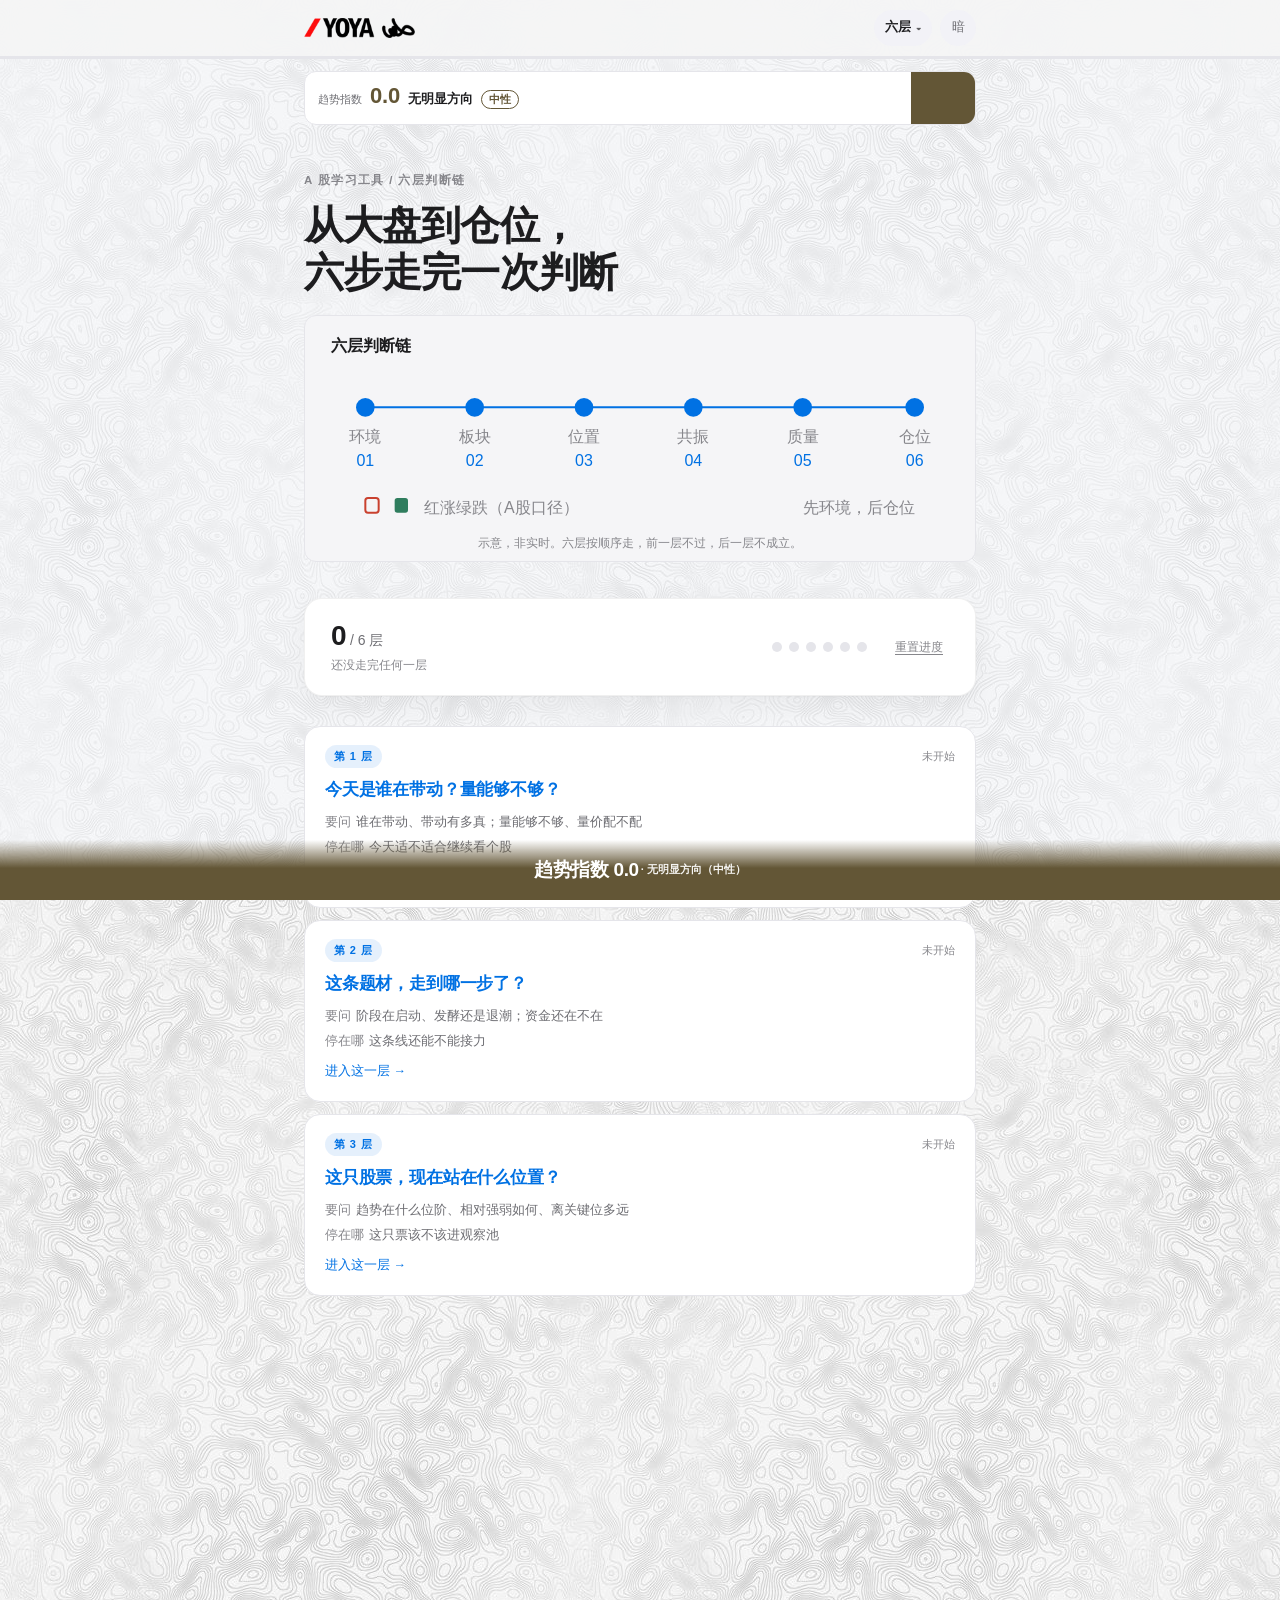
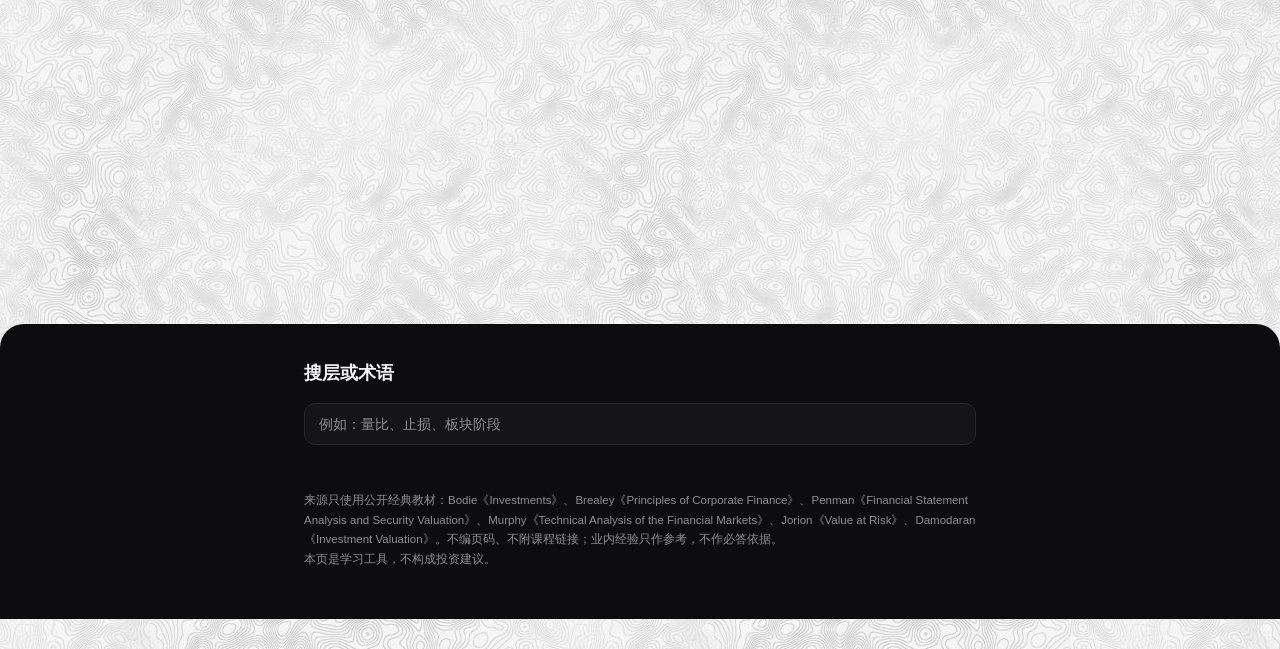
<file: index.html>
<!DOCTYPE html>
<html lang="zh-CN">
<head>
<meta charset="utf-8">
<meta name="viewport" content="width=device-width,initial-scale=1,viewport-fit=cover">
<meta name="color-scheme" content="light dark">
<meta name="description" content="六层判断链：从大盘环境到退出与仓位的 A 股学习工具。">
<title>六层判断链 · 从大盘到仓位</title>
  <link rel="icon" type="image/png" href="assets/favicon.png">
  <link rel="apple-touch-icon" href="assets/favicon.png">
<link rel="stylesheet" href="assets/app.css">
<script>try{var t=localStorage.getItem('stock6.v1.theme');if(t)document.documentElement.dataset.theme=JSON.parse(t);}catch(e){}try{if(sessionStorage.getItem('stock6.v1.pt')==='1')document.documentElement.className+=' pt-in';}catch(e){}</script>
<script src="assets/dict.js" defer></script>
<script src="assets/layers.js" defer></script>
<script src="assets/app.js" defer></script>
</head>
<body data-page="index">
<div class="pv" id="ptOverlay" aria-hidden="true"><span class="pv-logo">YØYA</span></div>

<header class="topbar">
  <div class="topbar-in">
    <a class="brand" href="index.html" aria-label="YOYA 六层判断链 · 回首页"></a>
    <div class="top-right">
      <button class="icon-btn" id="themeBtn" type="button" aria-label="切换深色模式">暗</button>
    </div>
  </div>
  <div class="prog" aria-hidden="true"><i id="progFill"></i></div>
</header>

<main class="wrap">
  <section class="hero">
    <div class="kicker">A 股学习工具 / 六层判断链</div>
    <h1>从大盘到仓位，<br>六步走完一次判断</h1>
    <figure class="fig">
      <svg viewBox="0 0 480 150" role="img" aria-label="六层判断链：环境、板块、位置、共振、质量、退出与仓位">
        <text x="8" y="16" class="t-strong">六层判断链</text>
        <line class="line-accent" x1="34" y1="58" x2="446" y2="58"/>
        <circle class="dot" cx="34" cy="58" r="7"/>
        <circle class="dot" cx="116" cy="58" r="7"/>
        <circle class="dot" cx="198" cy="58" r="7"/>
        <circle class="dot" cx="280" cy="58" r="7"/>
        <circle class="dot" cx="362" cy="58" r="7"/>
        <circle class="dot" cx="446" cy="58" r="7"/>
        <text x="34" y="84" class="t-mute" text-anchor="middle">环境</text>
        <text x="116" y="84" class="t-mute" text-anchor="middle">板块</text>
        <text x="198" y="84" class="t-mute" text-anchor="middle">位置</text>
        <text x="280" y="84" class="t-mute" text-anchor="middle">共振</text>
        <text x="362" y="84" class="t-mute" text-anchor="middle">质量</text>
        <text x="446" y="84" class="t-mute" text-anchor="middle">仓位</text>
        <text x="34" y="102" class="t-accent" text-anchor="middle">01</text>
        <text x="116" y="102" class="t-accent" text-anchor="middle">02</text>
        <text x="198" y="102" class="t-accent" text-anchor="middle">03</text>
        <text x="280" y="102" class="t-accent" text-anchor="middle">04</text>
        <text x="362" y="102" class="t-accent" text-anchor="middle">05</text>
        <text x="446" y="102" class="t-accent" text-anchor="middle">06</text>
        <rect class="leg-up" x="34" y="126" width="10" height="11" rx="2"/>
        <rect class="leg-down" x="56" y="126" width="10" height="11" rx="2"/>
        <text x="78" y="137" class="t-mute">红涨绿跌（A股口径）</text>
        <text x="446" y="137" class="t-mute" text-anchor="end">先环境，后仓位</text>
      </svg>
      <figcaption class="fig-cap">示意，非实时。六层按顺序走，前一层不过，后一层不成立。</figcaption>
    </figure>
  </section>

  <div id="siteRoot"></div>

  <div class="night"><div class="night-in" id="nightSlot">
  <div class="foot">
    来源只使用公开经典教材：Bodie《Investments》、Brealey《Principles of Corporate Finance》、Penman《Financial Statement Analysis and Security Valuation》、Murphy《Technical Analysis of the Financial Markets》、Jorion《Value at Risk》、Damodaran《Investment Valuation》。不编页码、不附课程链接；业内经验只作参考，不作必答依据。<br>
    本页是学习工具，不构成投资建议。
  </div>
  </div></div>
</main>
</body>
</html>
</file>
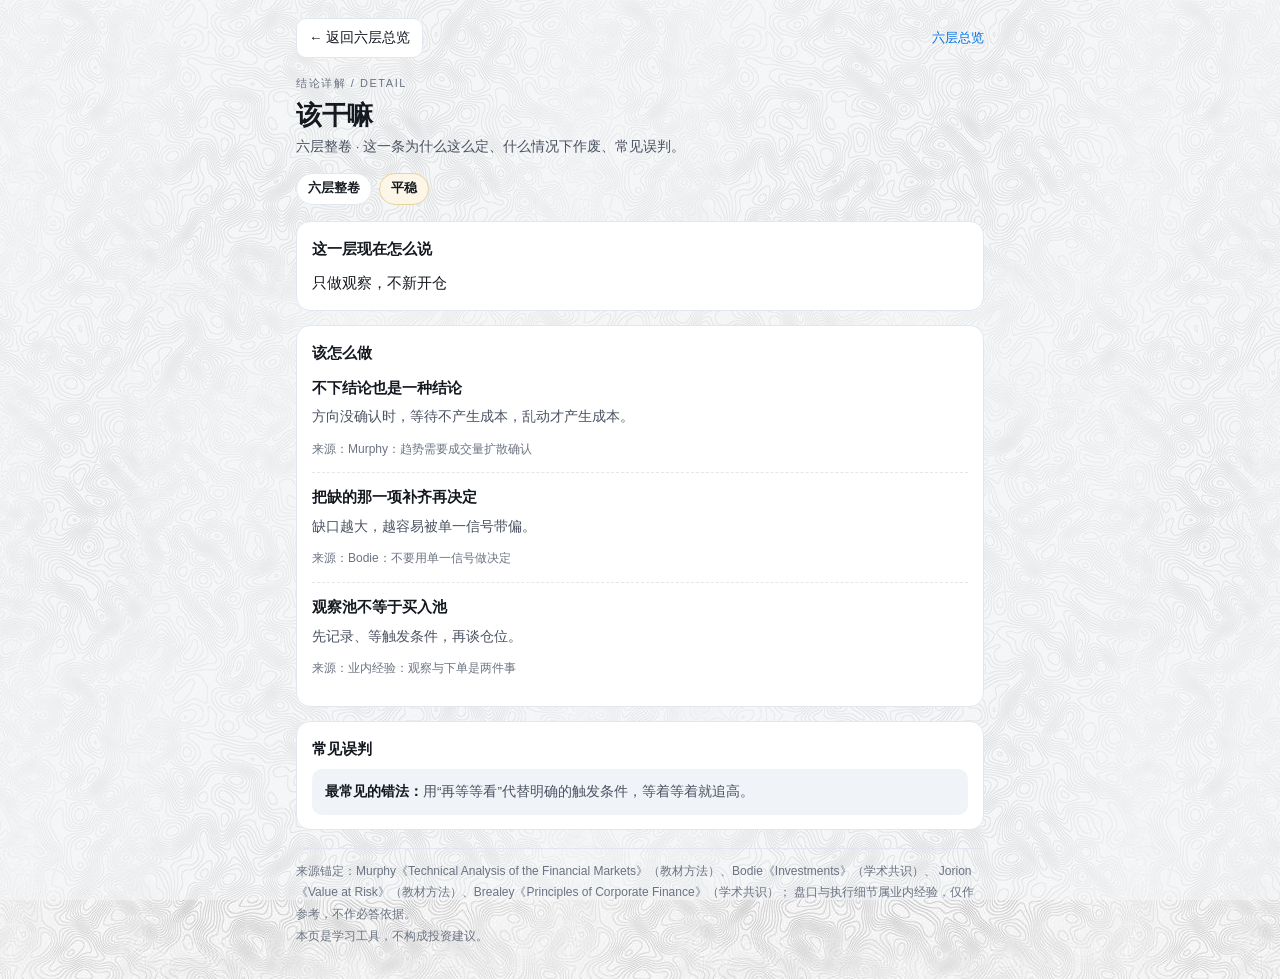
<file: explain/detail.html>
<!DOCTYPE html>
<html lang="zh-CN">
<head>
<meta charset="utf-8">
<meta name="viewport" content="width=device-width,initial-scale=1,viewport-fit=cover">
<meta name="color-scheme" content="light dark">
<meta name="description" content="六层判断链 · 结论详解：为什么这么定、什么情况下作废、常见误判。">
<title>详解 · 六层判断链</title>
<link rel="icon" type="image/png" href="../assets/favicon.png">
<script>try{var t=localStorage.getItem('stock6.v1.theme');if(t)document.documentElement.dataset.theme=JSON.parse(t);}catch(e){}try{if(sessionStorage.getItem('stock6.v1.pt')==='1')document.documentElement.className+=' pt-in';}catch(e){}</script>
<script src="../assets/layers.js" defer></script>
<style>
:root{--bg:#f5f5f5;--card:#fff;--ink:#14181f;--ink2:#4a5261;--ink3:#6b7382;--line:#e2e7ef;--accent:#0071e3;--surface2:#f0f3f8}
@media (prefers-color-scheme:dark){
  :root:not([data-theme="light"]){--bg:#0d0e12;--card:#15171d;--ink:#e9ebf0;--ink2:#b3b9c6;--ink3:#8d94a3;--line:#262a33;--accent:#6fb4ff;--surface2:#1b1e25}
}
:root[data-theme="dark"]{--bg:#0d0e12;--card:#15171d;--ink:#e9ebf0;--ink2:#b3b9c6;--ink3:#8d94a3;--line:#262a33;--accent:#6fb4ff;--surface2:#1b1e25}
*{box-sizing:border-box}
html{-webkit-text-size-adjust:100%}
body{margin:0;background:transparent;color:var(--ink);
  font:15px/1.7 -apple-system,BlinkMacSystemFont,"Segoe UI","PingFang SC","Hiragino Sans GB","Microsoft YaHei",sans-serif}
/* 全站底纹：纸白底 #f5f5f5 → 等高线纹理 → 正文 */
html{background-color:var(--bg);background-image:url(../assets/tex-contour-1487-light.jpg);background-repeat:repeat;
  background-size:558px 675px;background-position:center top}
@media (prefers-color-scheme:dark){
  :root:not([data-theme="light"]){background-image:url(../assets/tex-contour-1487-dark.jpg)}
}
:root[data-theme="dark"]{background-image:url(../assets/tex-contour-1487-dark.jpg)}
/* 全站唯一一层纱罩：fixed 铺满，纹理之上、正文之下（与 app.css 同款） */
body::before{content:"";position:fixed;inset:0;z-index:0;pointer-events:none;background:rgba(245,247,251,.5)}
@media (prefers-color-scheme:dark){
  :root:not([data-theme="light"]) body::before{background:rgba(9,10,13,.64)}
}
:root[data-theme="dark"] body::before{background:rgba(9,10,13,.64)}
/* 页面转场遮幕 */
.pv{position:fixed;inset:0;z-index:9999;pointer-events:none;background:#f5f5f5;
  transform:translateX(-100%);
  display:flex;align-items:center;justify-content:center}
html.pt-in .pv{transform:translateX(0)}
.pv-cover{transform:translateX(0);animation:pvIn .4s cubic-bezier(.65,.05,.36,1) both}
.pv-out{transform:translateX(100%);animation:pvOut .45s cubic-bezier(.65,.05,.36,1) both}
@keyframes pvIn{from{transform:translateX(-100%)}to{transform:translateX(0)}}
@keyframes pvOut{from{transform:translateX(0)}to{transform:translateX(100%)}}
.pv-logo{font:800 20px/1 -apple-system,BlinkMacSystemFont,"PingFang SC","Microsoft YaHei",sans-serif;
  letter-spacing:.14em;color:#14181f}
:root[data-theme="dark"] .pv{background:#0d0e12}
@media (prefers-color-scheme:dark){:root:not([data-theme="light"]) .pv{background:#0d0e12}}
:root[data-theme="dark"] .pv-logo{color:#e9ebf0}
@media (prefers-color-scheme:dark){:root:not([data-theme="light"]) .pv-logo{color:#e9ebf0}}
@media (prefers-reduced-motion:reduce){.pv{display:none}}
.wrap{position:relative;z-index:1;max-width:720px;margin:0 auto;padding:14px 16px calc(32px + env(safe-area-inset-bottom))}
.top{display:flex;align-items:center;gap:10px;padding:4px 0 10px}
.back{display:inline-flex;align-items:center;gap:6px;min-height:40px;padding:0 12px;border:1px solid var(--line);
  border-radius:10px;color:var(--ink);text-decoration:none;font-size:13.5px;background:var(--card)}
.back:active{background:var(--surface2)}
.home{margin-left:auto;color:var(--accent);text-decoration:none;font-size:13px}
.kicker{font-size:11px;letter-spacing:.14em;text-transform:uppercase;color:var(--ink3);margin:6px 0 6px}
h1{margin:0 0 4px;font-size:26px;line-height:1.3;letter-spacing:-.01em}
.sub{margin:0 0 14px;color:var(--ink2);font-size:13.5px}
.meta{display:flex;flex-wrap:wrap;gap:7px;margin:0 0 16px}
.chip{display:inline-flex;align-items:center;gap:6px;padding:4px 11px;border-radius:999px;border:1px solid var(--line);
  background:var(--card);font-size:12.5px;color:var(--ink2)}
.chip b{color:var(--ink);font-weight:600}
.chip.pos{color:#b3261e;border-color:#e7b3ac;background:#fdf1ef}
.chip.neg{color:#0a7042;border-color:#acd6bf;background:#eef8f2}
.chip.zero{color:#7a5a00;border-color:#e7d49a;background:#fbf6e8}
@media (prefers-color-scheme:dark){
  :root:not([data-theme="light"]) .chip.pos{color:#ff9d90;border-color:#5a2b26;background:#221413}
  :root:not([data-theme="light"]) .chip.neg{color:#74ddab;border-color:#1f4a37;background:#0f2119}
  :root:not([data-theme="light"]) .chip.zero{color:#edcf7a;border-color:#57472a;background:#211c11}
}
:root[data-theme="dark"] .chip.pos{color:#ff9d90;border-color:#5a2b26;background:#221413}
:root[data-theme="dark"] .chip.neg{color:#74ddab;border-color:#1f4a37;background:#0f2119}
:root[data-theme="dark"] .chip.zero{color:#edcf7a;border-color:#57472a;background:#211c11}
.card{background:var(--card);border:1px solid var(--line);border-radius:14px;padding:14px 15px;margin:0 0 14px}
.card h2{margin:0 0 8px;font-size:15px;font-weight:600}
.concl{margin:0;font-size:15px;line-height:1.8;color:var(--ink)}
.pts{margin:0;padding:0;list-style:none}
.pt{padding:12px 0;border-top:1px dashed var(--line)}
.pt:first-child{border-top:0;padding-top:2px}
.pt h3{margin:0 0 4px;font-size:14.5px;font-weight:600;color:var(--ink)}
.pt p{margin:0 0 6px;font-size:14px;line-height:1.75;color:var(--ink2)}
.src{display:inline-block;font-size:12px;line-height:1.6;color:var(--ink3)}
.note{margin:0;font-size:13.5px;line-height:1.75;color:var(--ink2);background:var(--surface2);
  border-radius:10px;padding:11px 13px}
.note b{color:var(--ink)}
.foot{font-size:12px;line-height:1.8;color:var(--ink3);margin-top:18px;border-top:1px solid var(--line);padding-top:12px}
@media (prefers-reduced-motion:reduce){*{transition:none!important;animation:none!important}}
</style>
</head>
<body>
<div class="pv" id="ptOverlay" aria-hidden="true"><span class="pv-logo">YØYA</span></div>

<main class="wrap">
  <div class="top">
    <a class="back" id="back" href="../index.html">← 返回</a>
    <a class="home" href="../index.html">六层总览</a>
  </div>
  <div class="kicker">结论详解 / Detail</div>
  <h1 id="title">该干嘛</h1>
  <p class="sub" id="sub">这一层为什么这么定、什么情况下作废、常见误判。</p>
  <div class="meta" id="meta"></div>
  <section class="card">
    <h2>这一层现在怎么说</h2>
    <p class="concl" id="concl"></p>
  </section>
  <section class="card">
    <h2 id="ptsHead">要点</h2>
    <ul class="pts" id="pts"></ul>
  </section>
  <section class="card">
    <h2>常见误判</h2>
    <p class="note" id="mis"></p>
  </section>
  <div class="foot">
    来源锚定：Murphy《Technical Analysis of the Financial Markets》（教材方法）、Bodie《Investments》（学术共识）、
    Jorion《Value at Risk》（教材方法）、Brealey《Principles of Corporate Finance》（学术共识）；
    盘口与执行细节属业内经验，仅作参考，不作必答依据。<br>
    本页是学习工具，不构成投资建议。
  </div>
</main>
<script>
(function(){
  var LNAME={layer1:'环境',layer2:'板块',layer3:'位置',layer4:'共振',layer5:'质量',layer6:'仓位'};
  var KNAME={action:'该干嘛',stop:'止损',switch:'改口条件'};
  var SNAME={good:'偏有利',bad:'偏不利',neutral:'平稳',unknown:'未判'};
  var SCLS={good:'pos',bad:'neg',neutral:'zero',unknown:'zero'};
  var PTS={
    action:{
      pos:[
        {h:'先定风险，再定仓位',d:'先把止损位画在结构下方，再用风险预算 ÷ 止损距离算股数。顺序反了，仓位就是拍脑袋。',s:'Jorion《Value at Risk》：先量化风险，再决定仓位'},
        {h:'只在量能确认时动手',d:'价格突破但成交量不跟，按“未确认”处理，等量能回来再进。',s:'Murphy：量价需要互相确认'},
        {h:'首笔不满仓',d:'首笔三成以内，把剩下的仓位留给“确认之后”。',s:'Bodie《Investments》：风险与回报的权衡；业内经验'}],
      zero:[
        {h:'不下结论也是一种结论',d:'方向没确认时，等待不产生成本，乱动才产生成本。',s:'Murphy：趋势需要成交量扩散确认'},
        {h:'把缺的那一项补齐再决定',d:'缺口越大，越容易被单一信号带偏。',s:'Bodie：不要用单一信号做决定'},
        {h:'观察池不等于买入池',d:'先记录、等触发条件，再谈仓位。',s:'业内经验：观察与下单是两件事'}],
      neg:[
        {h:'先退出，再分析',d:'趋势破坏后先离场观察，别在下跌里给自己找理由。',s:'Murphy：趋势破坏后先退出观察'},
        {h:'不接下跌中的刀',d:'下跌趋势里的反弹多为逃命波，等结构重新站住再说。',s:'业内经验：掉队股反抽多为逃命波'},
        {h:'已有仓位按写好的止损执行',d:'规则先于判断，触发就走，不临场改口。',s:'Jorion：先量化风险，再决定仓位'}]
    },
    stop:{
      pos:[
        {h:'止损放在结构下方',d:'用最近的支撑或前低，而不是一个固定百分比；破了就是结构破坏。',s:'Murphy：支撑跌破即结构破坏'},
        {h:'触发即走，不讨价还价',d:'止损是事先写好的规则，不是盘中重新评估的议题。',s:'Jorion：风险预算先于交易'},
        {h:'止损距离决定仓位',d:'同样的风险预算，止损越远，仓位必须越小。',s:'Brealey《Principles of Corporate Finance》：风险与回报匹配'}],
      zero:[
        {h:'没有仓位，就没有止损',d:'空仓时不用挂止损单；先把“进场后什么价位算失效”写下来。',s:'业内经验：规则先行'},
        {h:'先写规则，再等信号',d:'把失效条件写成一句可执行的话，而不是“感觉不对就走”。',s:'Murphy：先定义趋势，再谈操作'},
        {h:'观察池也要有失效条件',d:'不加条件的“关注”，等于永远不结束。',s:'Bodie：先定义风险，再谈收益'}],
      neg:[
        {h:'跌破前低就走',d:'已有仓位跌破最近的结构低点，先退出再讨论对错。',s:'Murphy：支撑跌破即结构破坏'},
        {h:'反弹到均线减，不补仓摊平',d:'摊平是把亏损放大，不是把风险变小。',s:'Jorion：风险暴露不能被“摊平”消除'},
        {h:'止损触发后不加仓',d:'这条要写进规则，避免临场改口。',s:'业内经验：纪律优先于判断'}]
    },
    switch:{
      pos:[
        {h:'量价背离先降级',d:'价格创新高但量在缩，先把结论降一档，等量能回来再恢复。',s:'Murphy：量价关系九法则'},
        {h:'大周期优先',d:'60 分钟与日线冲突时，听日线的。',s:'Murphy：小周期服从大周期'},
        {h:'出现否决项直接作废',d:'一票否决不看其他项，先按不利处理。',s:'库内否决项口径'}],
      zero:[
        {h:'补齐缺的那一项再改口',d:'只差量能就等量能，不靠猜。',s:'Murphy：量价需要互相确认'},
        {h:'改口条件要能被证伪',d:'写成“看到什么就改口”，而不是“差不多了”。',s:'Bodie：可检验的假设才有意义'},
        {h:'别因为时间流逝改口',d:'没有新证据，结论不因为过了几天而变化。',s:'业内经验：时间不是证据'}],
      neg:[
        {h:'缩量止跌且宽度转多才改口',d:'两个条件同时满足，才算环境转了。',s:'Murphy：量价需要互相确认'},
        {h:'不要因为“跌多了”改口',d:'便宜不是买入理由，趋势破坏后的反弹多为逃命波。',s:'业内经验：低位放量需二次确认'},
        {h:'否决项消除才复原',d:'否决没消除，其他项再好也不改口。',s:'库内否决项口径'}]
    }
  };
  var MIS={
    action:{pos:'把“看对方向”当成“可以重仓”，或用一次信号替代整条链。',
      zero:'用“再等等看”代替明确的触发条件，等着等着就追高。',
      neg:'在下跌里找理由补仓，把止损当成建议而不是规则。'},
    stop:{pos:'止损设得太近，被正常波动打掉；或设得太远，等于没有止损。',
      zero:'空仓时谈止损，进场时却没写；规则只存在于口头。',
      neg:'触发后不执行，改用“摊平”或“再给它一天”。'},
    switch:{pos:'把一次盘中噪音当成趋势改变，频繁改口。',
      zero:'没有触发条件就改口，凭感觉换方向。',
      neg:'因为跌幅大、估值低就改口，忽略结构仍在破坏。'}
  };
  function q(name){var m=new RegExp('(?:^|[?&])'+name+'=([^&]*)').exec(location.search);return m?decodeURIComponent(m[1]):'';}
  function esc(s){return String(s).replace(/&/g,'&amp;').replace(/</g,'&lt;').replace(/>/g,'&gt;').replace(/"/g,'&quot;');}
  function render(){
    var k=q('k'),l=q('l'),s=q('s');
    if(q('t')==='dark') document.documentElement.dataset.theme='dark';
    if(q('t')==='light') document.documentElement.dataset.theme='light';
    if(!KNAME[k]) k='action';
    if(!LNAME[l]) l='index';
    if(!SCLS[s]) s='neutral';
    var pk=(s==='good'?'pos':(s==='bad'?'neg':'zero'));
    var layName=LNAME[l]||'六层整卷';
    var isLayer=l!=='index';
    document.title=KNAME[k]+' · '+layName+' · 六层判断链';
    var back=document.getElementById('back');
    if(isLayer){back.href='../layers/'+l+'.html';back.textContent='← 返回第 '+l.replace('layer','')+' 层';}
    else{back.href='../index.html';back.textContent='← 返回六层总览';}
    document.getElementById('title').textContent=KNAME[k];
    document.getElementById('sub').textContent=(isLayer?('第 '+l.replace('layer','')+' 层 · '+layName):'六层整卷')+' · 这一条为什么这么定、什么情况下作废、常见误判。';
    var meta='<span class="chip"><b>'+esc(layName)+'</b></span>'
      +'<span class="chip '+SCLS[s]+'"><b>'+esc(SNAME[s])+'</b></span>';
    document.getElementById('meta').innerHTML=meta;
    var ph=null;
    try{
      var P=window.JUDGE&&window.JUDGE.phrase&&window.JUDGE.phrase[isLayer?l:'index'];
      ph=P&&(P[s]||P.neutral);
    }catch(e){}
    var concl=ph?ph.pos:(pk==='pos'?'先定风险再定仓位，只在量能确认时动手。':(pk==='neg'?'先退出观察，已有仓位按写好的止损执行。':'先补齐缺口，暂时不下结论。'));
    if(k==='stop') concl=ph?ph.stop:'先写出可执行的止损位，再谈仓位。';
    if(k==='switch') concl=ph?ph.flip:'把改口条件写成“看到什么就改口”。';
    document.getElementById('concl').textContent=concl||'';
    document.getElementById('ptsHead').textContent=(k==='action'?'该怎么做':(k==='stop'?'止损怎么设':'什么情况下改口'));
    document.getElementById('pts').innerHTML=PTS[k][pk].map(function(p){
      return '<li class="pt"><h3>'+esc(p.h)+'</h3><p>'+esc(p.d)+'</p><span class="src">来源：'+esc(p.s)+'</span></li>';
    }).join('');
    document.getElementById('mis').innerHTML='<b>最常见的错法：</b>'+esc(MIS[k][pk]);
  }
  document.addEventListener('DOMContentLoaded',render);
})();
/* 页面转场：与 app.js 同款遮幕（一次点击只一次进入 + 一次退出） */
(function(){
  var KEY='stock6.v1.pt';
  if(window.__ptInit) return;
  window.__ptInit=true;
  if(window.matchMedia&&window.matchMedia('(prefers-reduced-motion: reduce)').matches) return;
  var busy=false;
  function node(){
    var o=document.getElementById('ptOverlay');
    if(o&&o.parentNode) return o;
    o=document.createElement('div');o.id='ptOverlay';o.className='pv';o.setAttribute('aria-hidden','true');
    o.innerHTML='<span class="pv-logo">YØYA</span>';document.body.appendChild(o);return o;
  }
  function playIn(url){
    if(busy) return;busy=true;
    var o=node(),done=false,tid=0;
    function finish(){
      if(done)return;done=true;clearTimeout(tid);o.removeEventListener('animationend',onEnd);
      o.classList.add('pv-cover');o.style.transform='translateX(0)';
      try{sessionStorage.setItem(KEY,'1');}catch(e){}location.href=url;
    }
    function onEnd(ev){if(ev.target!==o||ev.animationName!=='pvIn')return;finish();}
    o.classList.remove('pv-cover','pv-out');void o.offsetWidth;
    o.classList.add('pv-cover');o.addEventListener('animationend',onEnd);
    tid=setTimeout(finish,470);
  }
  document.addEventListener('click',function(e){
    if(e.defaultPrevented||busy) return;
    if(e.button&&e.button!==0) return;
    if(e.metaKey||e.ctrlKey||e.shiftKey||e.altKey) return;
    var a=e.target&&e.target.closest?e.target.closest('a[href]'):null;
    if(!a) return;
    var raw=a.getAttribute('href')||'';
    if(!raw||raw.charAt(0)==='#'||a.target==='_blank'||a.hasAttribute('download')) return;
    var u;try{u=new URL(a.href,location.href);}catch(err){return;}
    if(u.origin!==location.origin) return;
    if(u.href.split('#')[0]===location.href.split('#')[0]) return;
    e.preventDefault();playIn(u.href);
  },true);
  var flag=false;
  try{flag=sessionStorage.getItem(KEY)==='1';if(flag)sessionStorage.removeItem(KEY);}catch(e){}
  if(!flag) return;
  var o=node(),root=document.documentElement;
  o.classList.remove('pv-cover');o.classList.add('pv-out');root.classList.remove('pt-in');
  o.addEventListener('animationend',function(ev){
    if(ev.target===o&&ev.animationName==='pvOut') o.remove();
  },{once:true});
  setTimeout(function(){root.classList.remove('pt-in');if(o.parentNode) o.remove();},1000);
})();
</script>
</body>
</html>
</file>
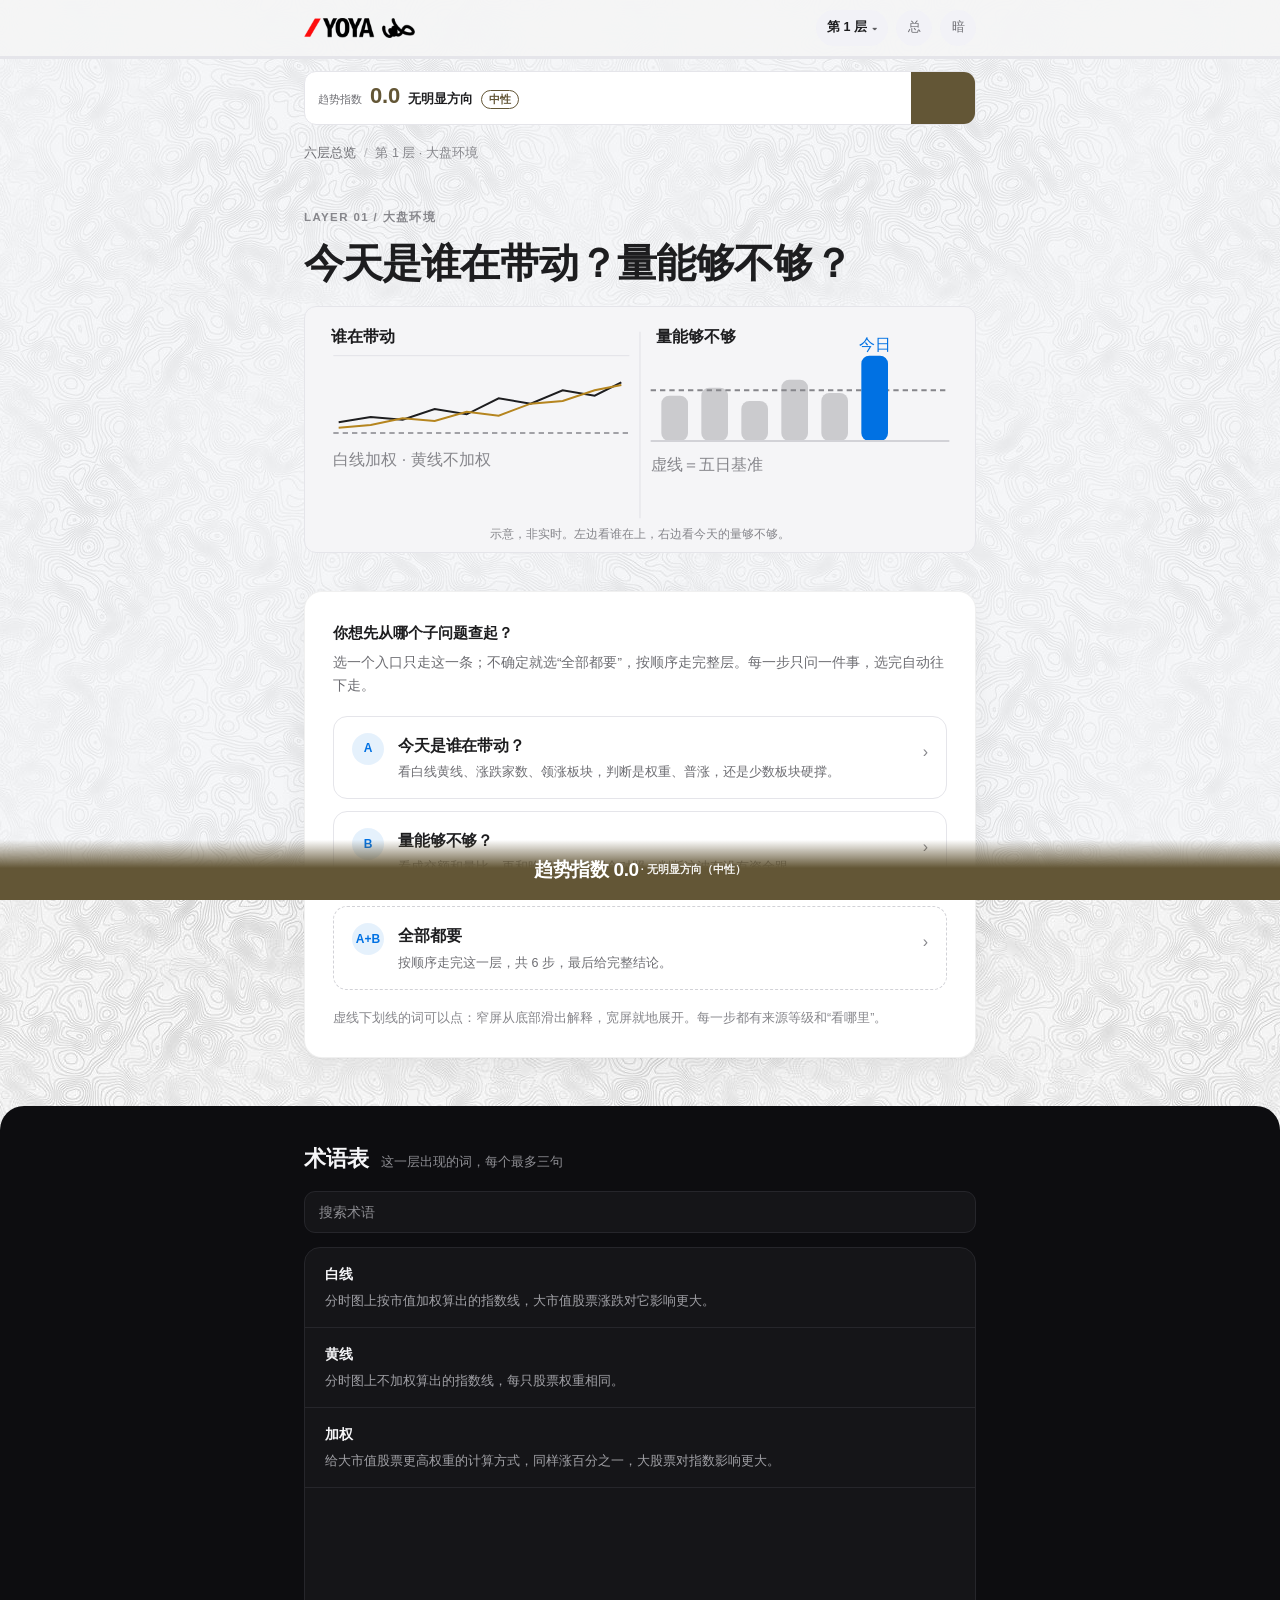
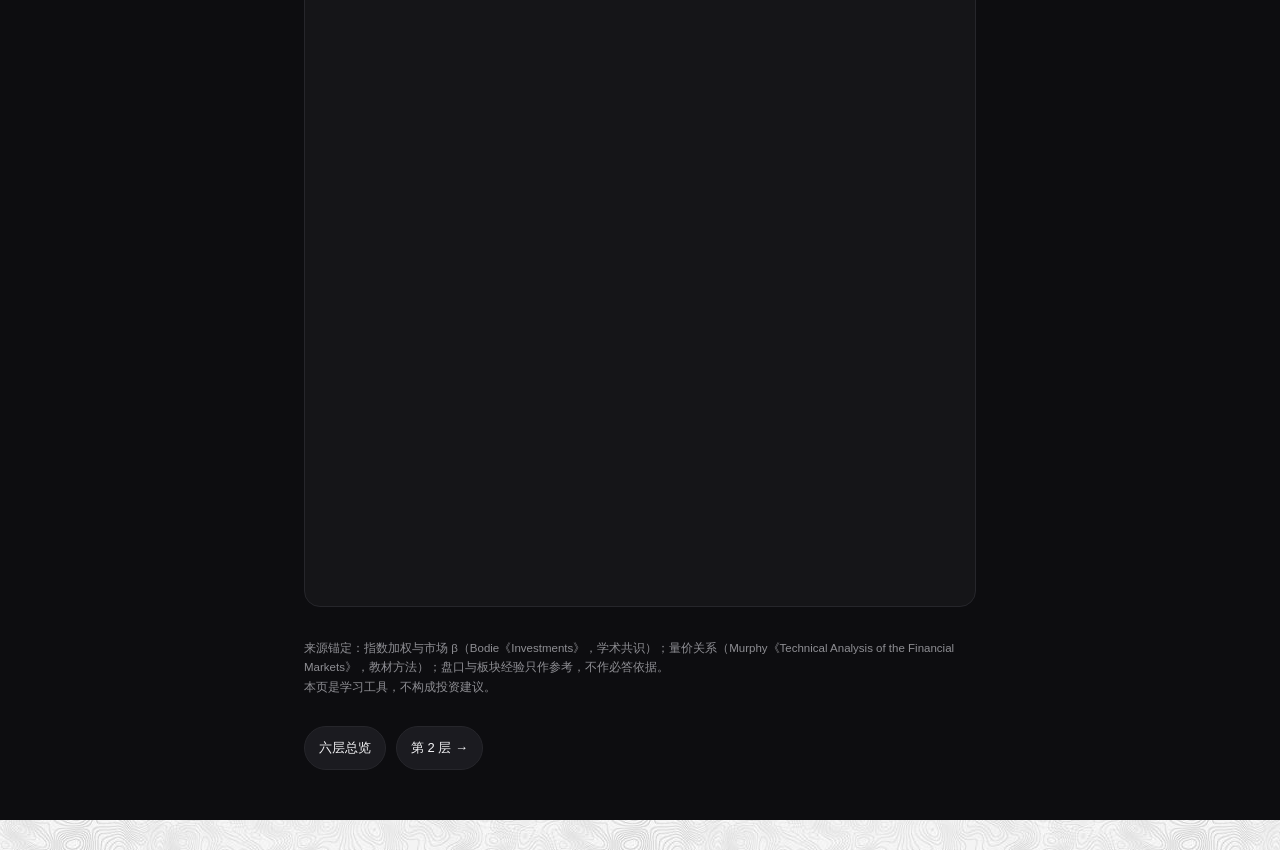
<file: layers/layer1.html>
<!DOCTYPE html>
<html lang="zh-CN">
<head>
<meta charset="utf-8">
<meta name="viewport" content="width=device-width,initial-scale=1,viewport-fit=cover">
<meta name="color-scheme" content="light dark">
<title>第 1 层 · 今天是谁在带动</title>
  <link rel="icon" type="image/png" href="../assets/favicon.png">
  <link rel="apple-touch-icon" href="../assets/favicon.png">
<link rel="stylesheet" href="../assets/app.css">
<script>try{var t=localStorage.getItem('stock6.v1.theme');if(t)document.documentElement.dataset.theme=JSON.parse(t);}catch(e){}try{if(sessionStorage.getItem('stock6.v1.pt')==='1')document.documentElement.className+=' pt-in';}catch(e){}</script>
<script src="../assets/dict.js" defer></script>
<script src="../assets/layers.js" defer></script>
<script src="../assets/app.js" defer></script>
</head>
<body data-layer="layer1">
<div class="pv" id="ptOverlay" aria-hidden="true"><span class="pv-logo">YØYA</span></div>

<header class="topbar">
  <div class="topbar-in">
    <a class="brand" href="../index.html" aria-label="YOYA 六层判断链 · 回首页"></a>
    <div class="top-right">
      <a class="icon-btn" href="../index.html" aria-label="返回总览">总</a>
      <button class="icon-btn" id="themeBtn" type="button" aria-label="切换深色模式">暗</button>
    </div>
  </div>
  <div class="prog" aria-hidden="true"><i id="progFill"></i></div>
</header>
<main class="wrap">
  <nav class="crumbs" aria-label="位置"><a href="../index.html">六层总览</a><span class="sep">/</span><span>第 1 层 · 大盘环境</span></nav>
  <div id="appRoot"></div>
</main>
<div class="sheet-wrap" id="sheetWrap" hidden>
  <div class="sheet-mask" data-sheet-close></div>
  <div class="sheet" id="sheet" role="dialog" aria-modal="true" aria-labelledby="sheetTitle">
    <div class="sheet-grab" id="sheetGrab"><span></span></div>
    <div class="sheet-head"><h3 id="sheetTitle"></h3><button class="sheet-x" type="button" data-sheet-close aria-label="关闭术语解释">关闭</button></div>
    <div class="sheet-body" id="sheetBody"></div>
  </div>
</div>
</body>
</html>
</file>
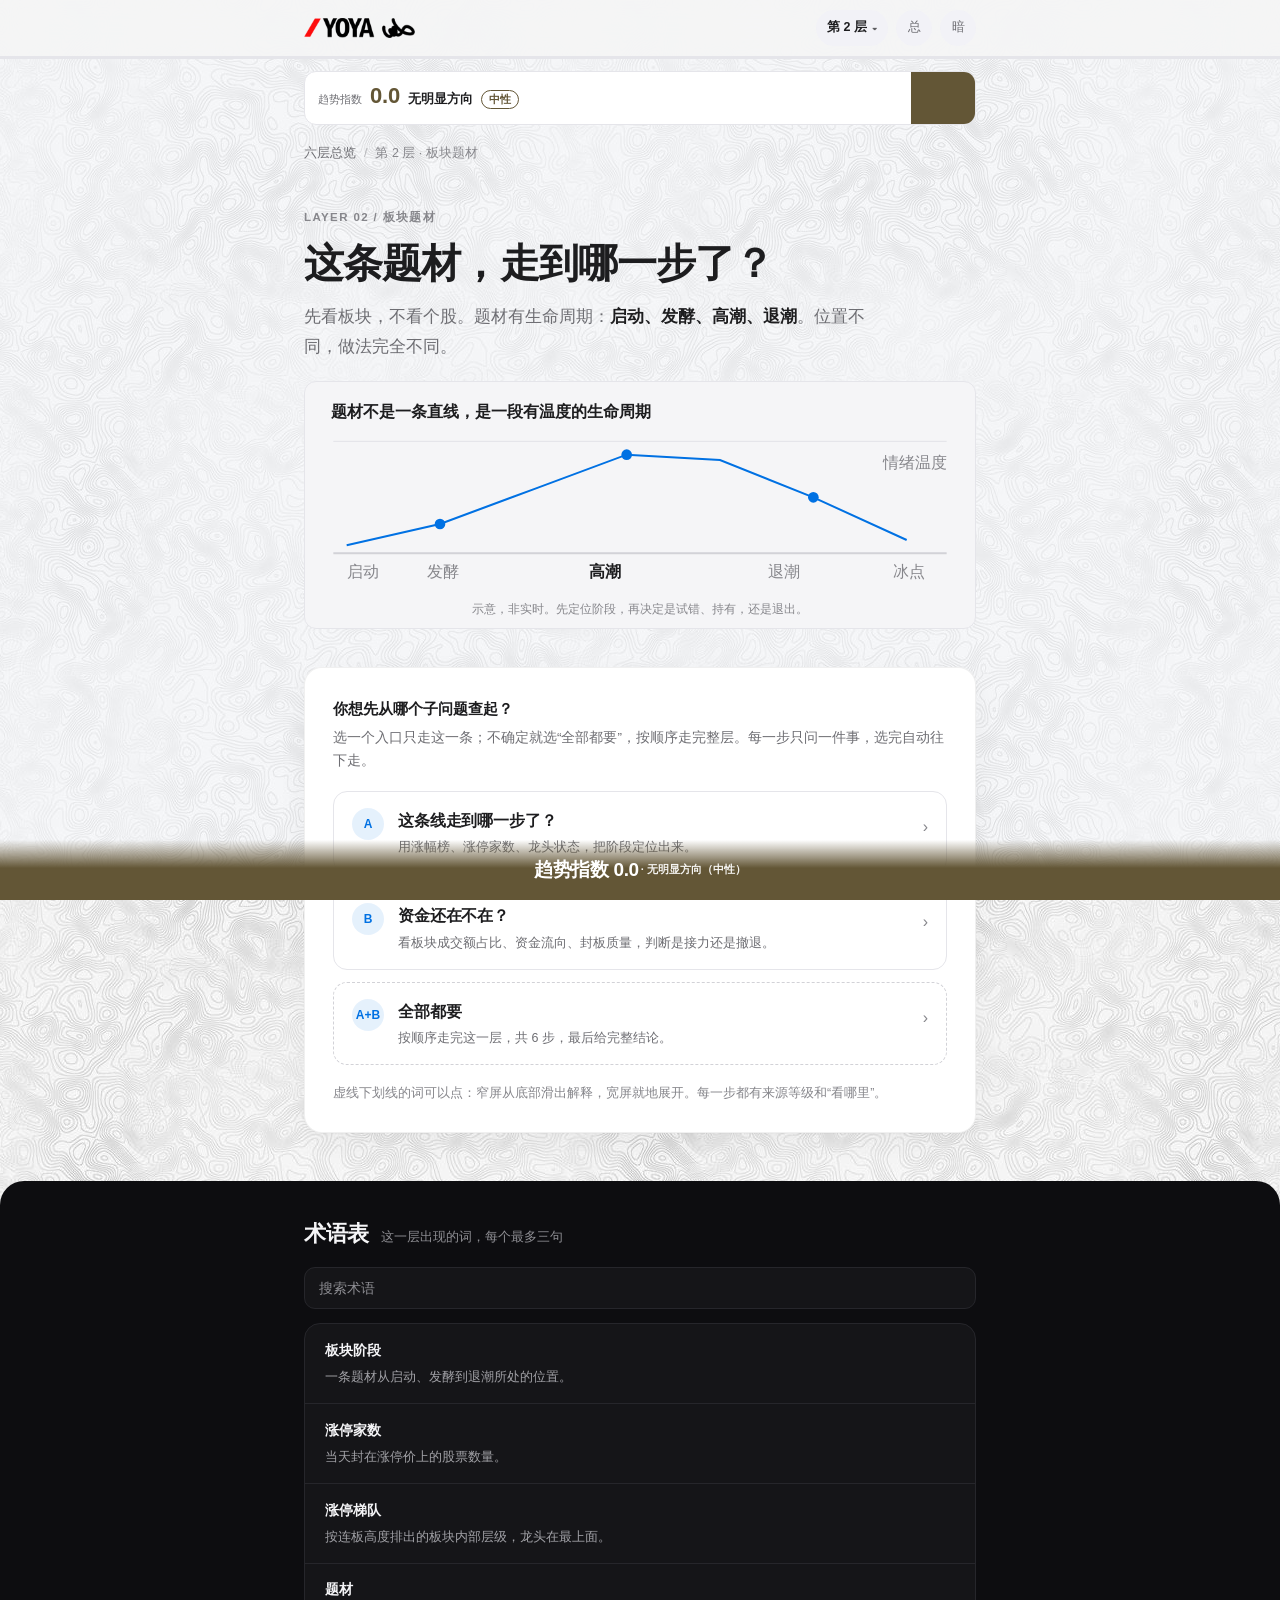
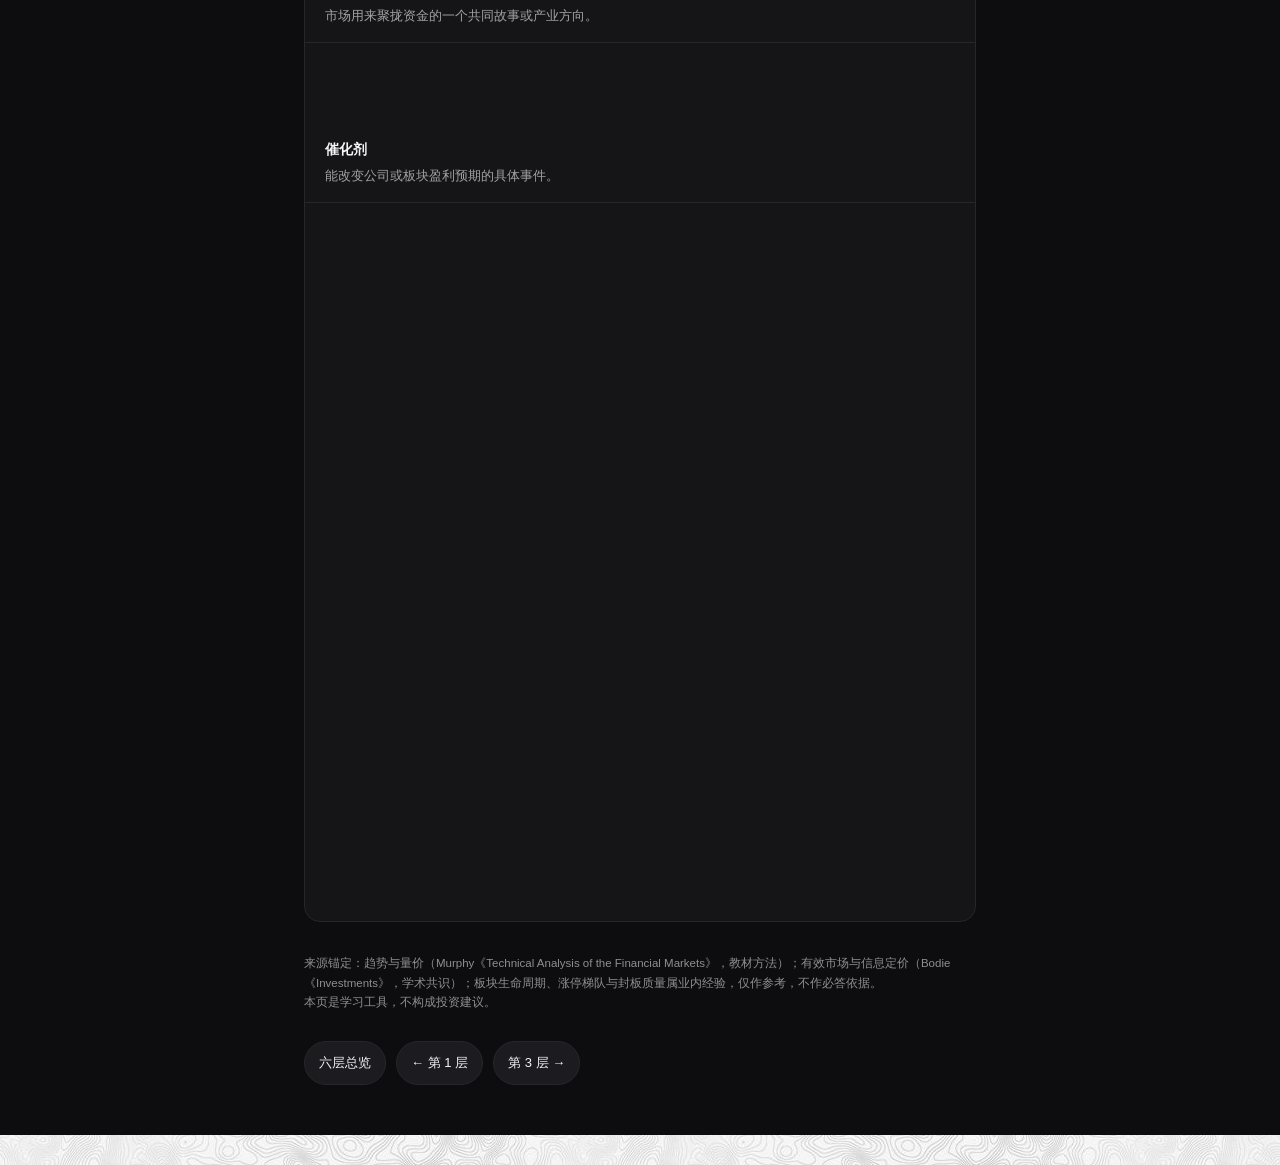
<file: layers/layer2.html>
<!DOCTYPE html>
<html lang="zh-CN">
<head>
<meta charset="utf-8">
<meta name="viewport" content="width=device-width,initial-scale=1,viewport-fit=cover">
<meta name="color-scheme" content="light dark">
<title>第 2 层 · 板块题材在什么阶段</title>
  <link rel="icon" type="image/png" href="../assets/favicon.png">
  <link rel="apple-touch-icon" href="../assets/favicon.png">
<link rel="stylesheet" href="../assets/app.css">
<script>try{var t=localStorage.getItem('stock6.v1.theme');if(t)document.documentElement.dataset.theme=JSON.parse(t);}catch(e){}try{if(sessionStorage.getItem('stock6.v1.pt')==='1')document.documentElement.className+=' pt-in';}catch(e){}</script>
<script src="../assets/dict.js" defer></script>
<script src="../assets/layers.js" defer></script>
<script src="../assets/app.js" defer></script>
</head>
<body data-layer="layer2">
<div class="pv" id="ptOverlay" aria-hidden="true"><span class="pv-logo">YØYA</span></div>

<header class="topbar">
  <div class="topbar-in">
    <a class="brand" href="../index.html" aria-label="YOYA 六层判断链 · 回首页"></a>
    <div class="top-right">
      <a class="icon-btn" href="../index.html" aria-label="返回总览">总</a>
      <button class="icon-btn" id="themeBtn" type="button" aria-label="切换深色模式">暗</button>
    </div>
  </div>
  <div class="prog" aria-hidden="true"><i id="progFill"></i></div>
</header>
<main class="wrap">
  <nav class="crumbs" aria-label="位置"><a href="../index.html">六层总览</a><span class="sep">/</span><span>第 2 层 · 板块题材</span></nav>
  <div id="appRoot"></div>
</main>
<div class="sheet-wrap" id="sheetWrap" hidden>
  <div class="sheet-mask" data-sheet-close></div>
  <div class="sheet" id="sheet" role="dialog" aria-modal="true" aria-labelledby="sheetTitle">
    <div class="sheet-grab" id="sheetGrab"><span></span></div>
    <div class="sheet-head"><h3 id="sheetTitle"></h3><button class="sheet-x" type="button" data-sheet-close aria-label="关闭术语解释">关闭</button></div>
    <div class="sheet-body" id="sheetBody"></div>
  </div>
</div>
</body>
</html>
</file>
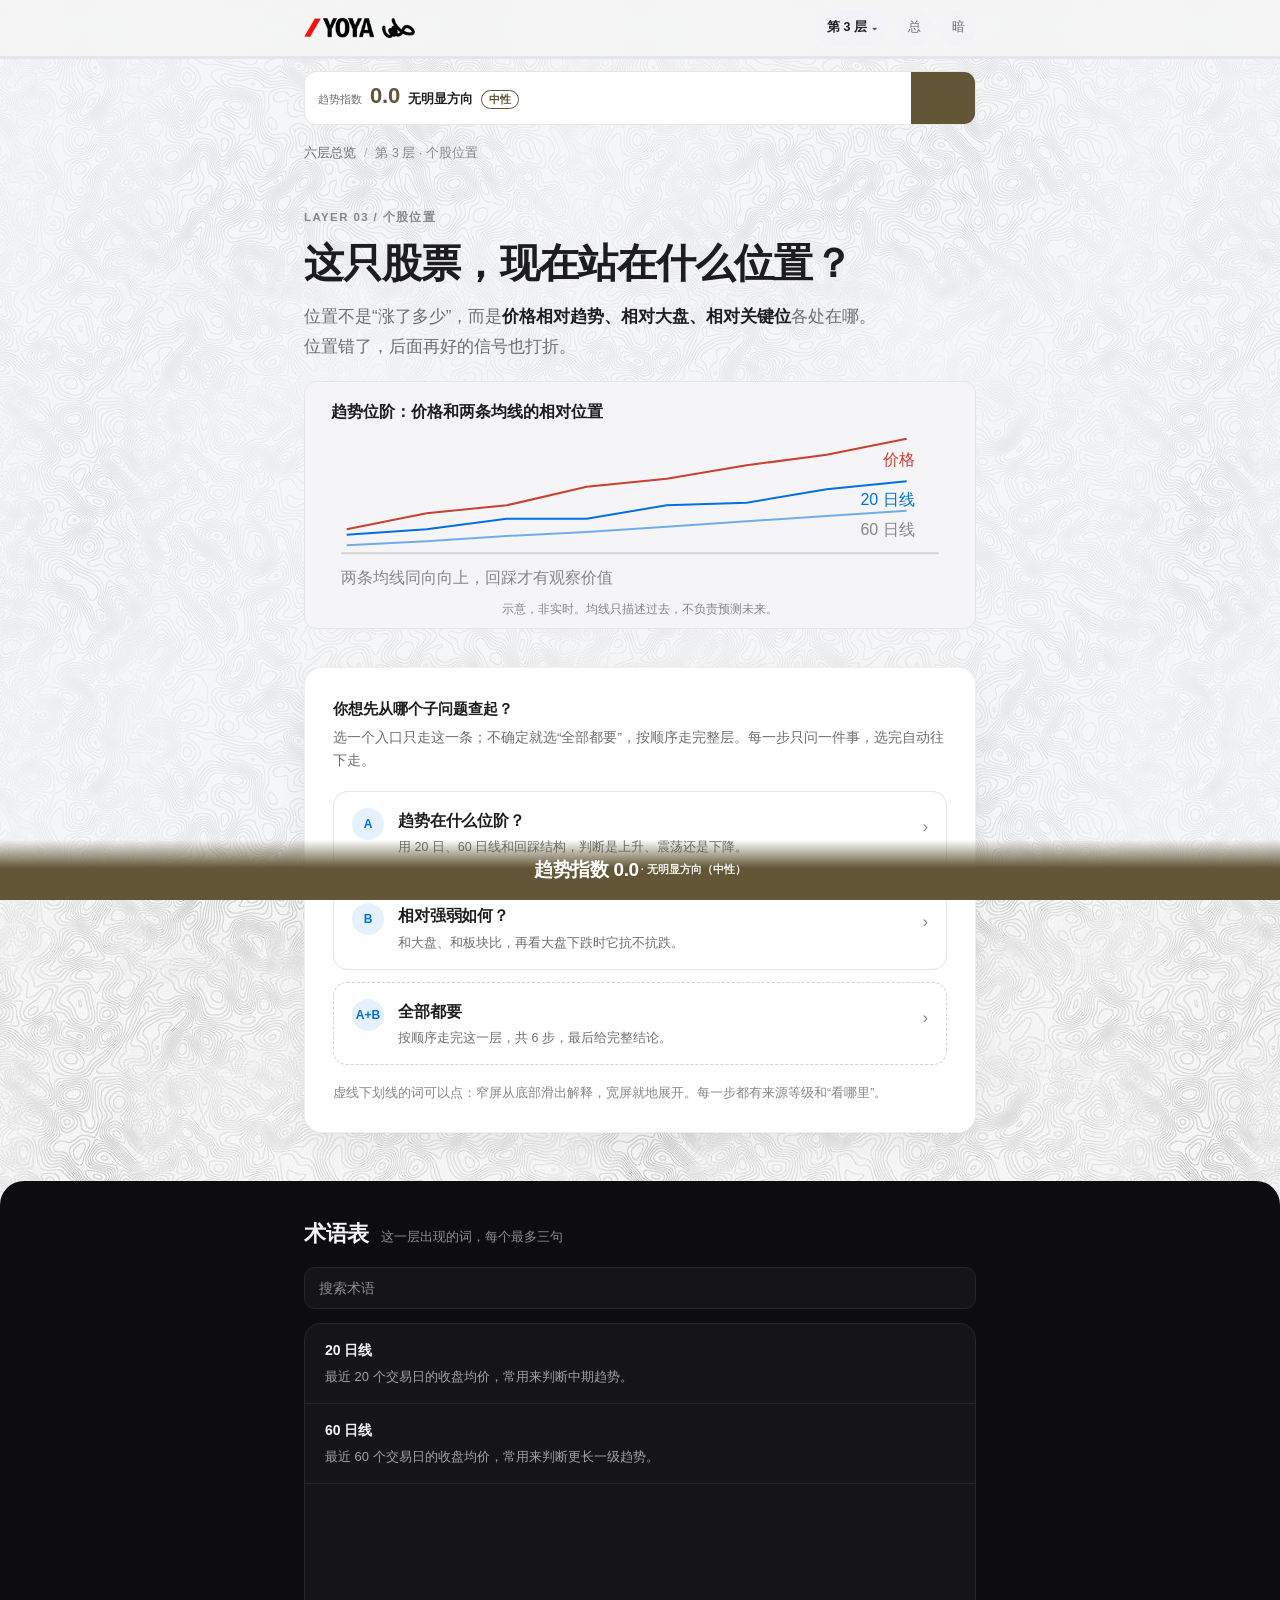
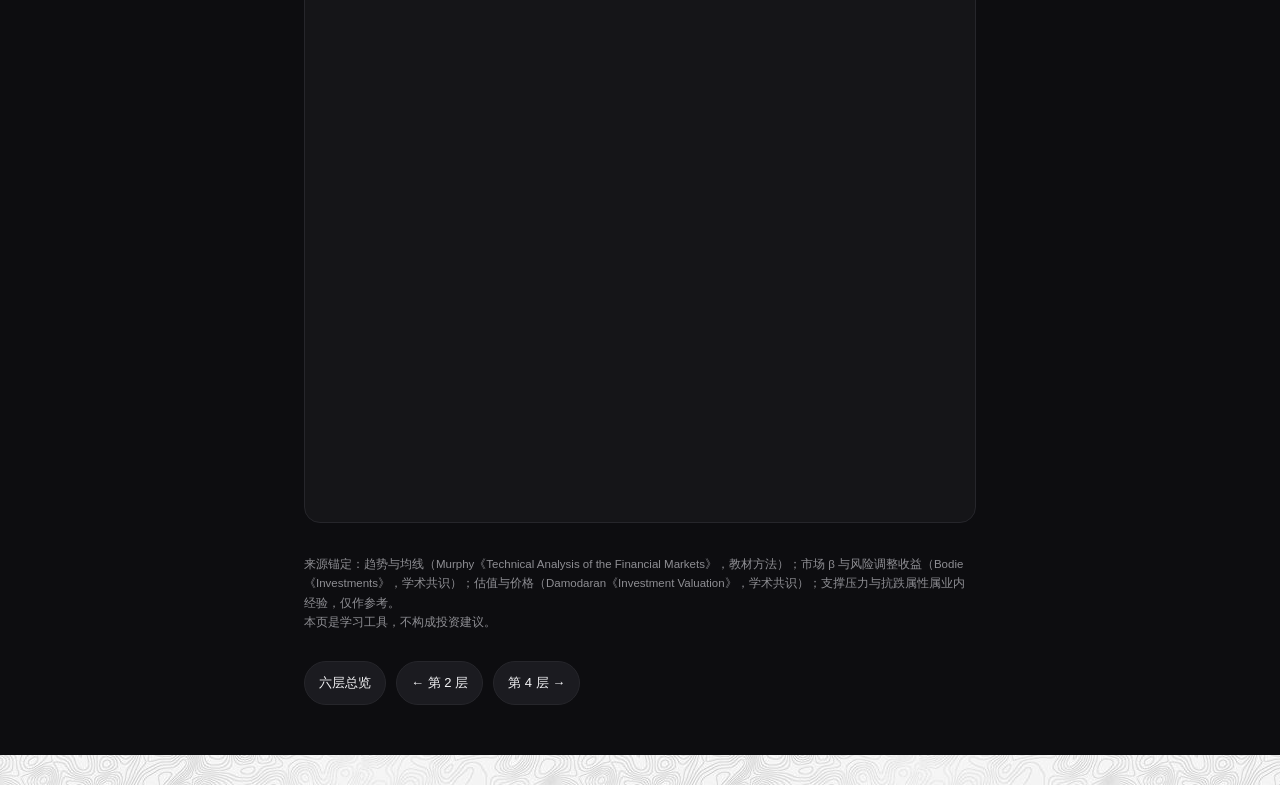
<file: layers/layer3.html>
<!DOCTYPE html>
<html lang="zh-CN">
<head>
<meta charset="utf-8">
<meta name="viewport" content="width=device-width,initial-scale=1,viewport-fit=cover">
<meta name="color-scheme" content="light dark">
<title>第 3 层 · 个股在什么位置</title>
  <link rel="icon" type="image/png" href="../assets/favicon.png">
  <link rel="apple-touch-icon" href="../assets/favicon.png">
<link rel="stylesheet" href="../assets/app.css">
<script>try{var t=localStorage.getItem('stock6.v1.theme');if(t)document.documentElement.dataset.theme=JSON.parse(t);}catch(e){}try{if(sessionStorage.getItem('stock6.v1.pt')==='1')document.documentElement.className+=' pt-in';}catch(e){}</script>
<script src="../assets/dict.js" defer></script>
<script src="../assets/layers.js" defer></script>
<script src="../assets/app.js" defer></script>
</head>
<body data-layer="layer3">
<div class="pv" id="ptOverlay" aria-hidden="true"><span class="pv-logo">YØYA</span></div>

<header class="topbar">
  <div class="topbar-in">
    <a class="brand" href="../index.html" aria-label="YOYA 六层判断链 · 回首页"></a>
    <div class="top-right">
      <a class="icon-btn" href="../index.html" aria-label="返回总览">总</a>
      <button class="icon-btn" id="themeBtn" type="button" aria-label="切换深色模式">暗</button>
    </div>
  </div>
  <div class="prog" aria-hidden="true"><i id="progFill"></i></div>
</header>
<main class="wrap">
  <nav class="crumbs" aria-label="位置"><a href="../index.html">六层总览</a><span class="sep">/</span><span>第 3 层 · 个股位置</span></nav>
  <div id="appRoot"></div>
</main>
<div class="sheet-wrap" id="sheetWrap" hidden>
  <div class="sheet-mask" data-sheet-close></div>
  <div class="sheet" id="sheet" role="dialog" aria-modal="true" aria-labelledby="sheetTitle">
    <div class="sheet-grab" id="sheetGrab"><span></span></div>
    <div class="sheet-head"><h3 id="sheetTitle"></h3><button class="sheet-x" type="button" data-sheet-close aria-label="关闭术语解释">关闭</button></div>
    <div class="sheet-body" id="sheetBody"></div>
  </div>
</div>
</body>
</html>
</file>
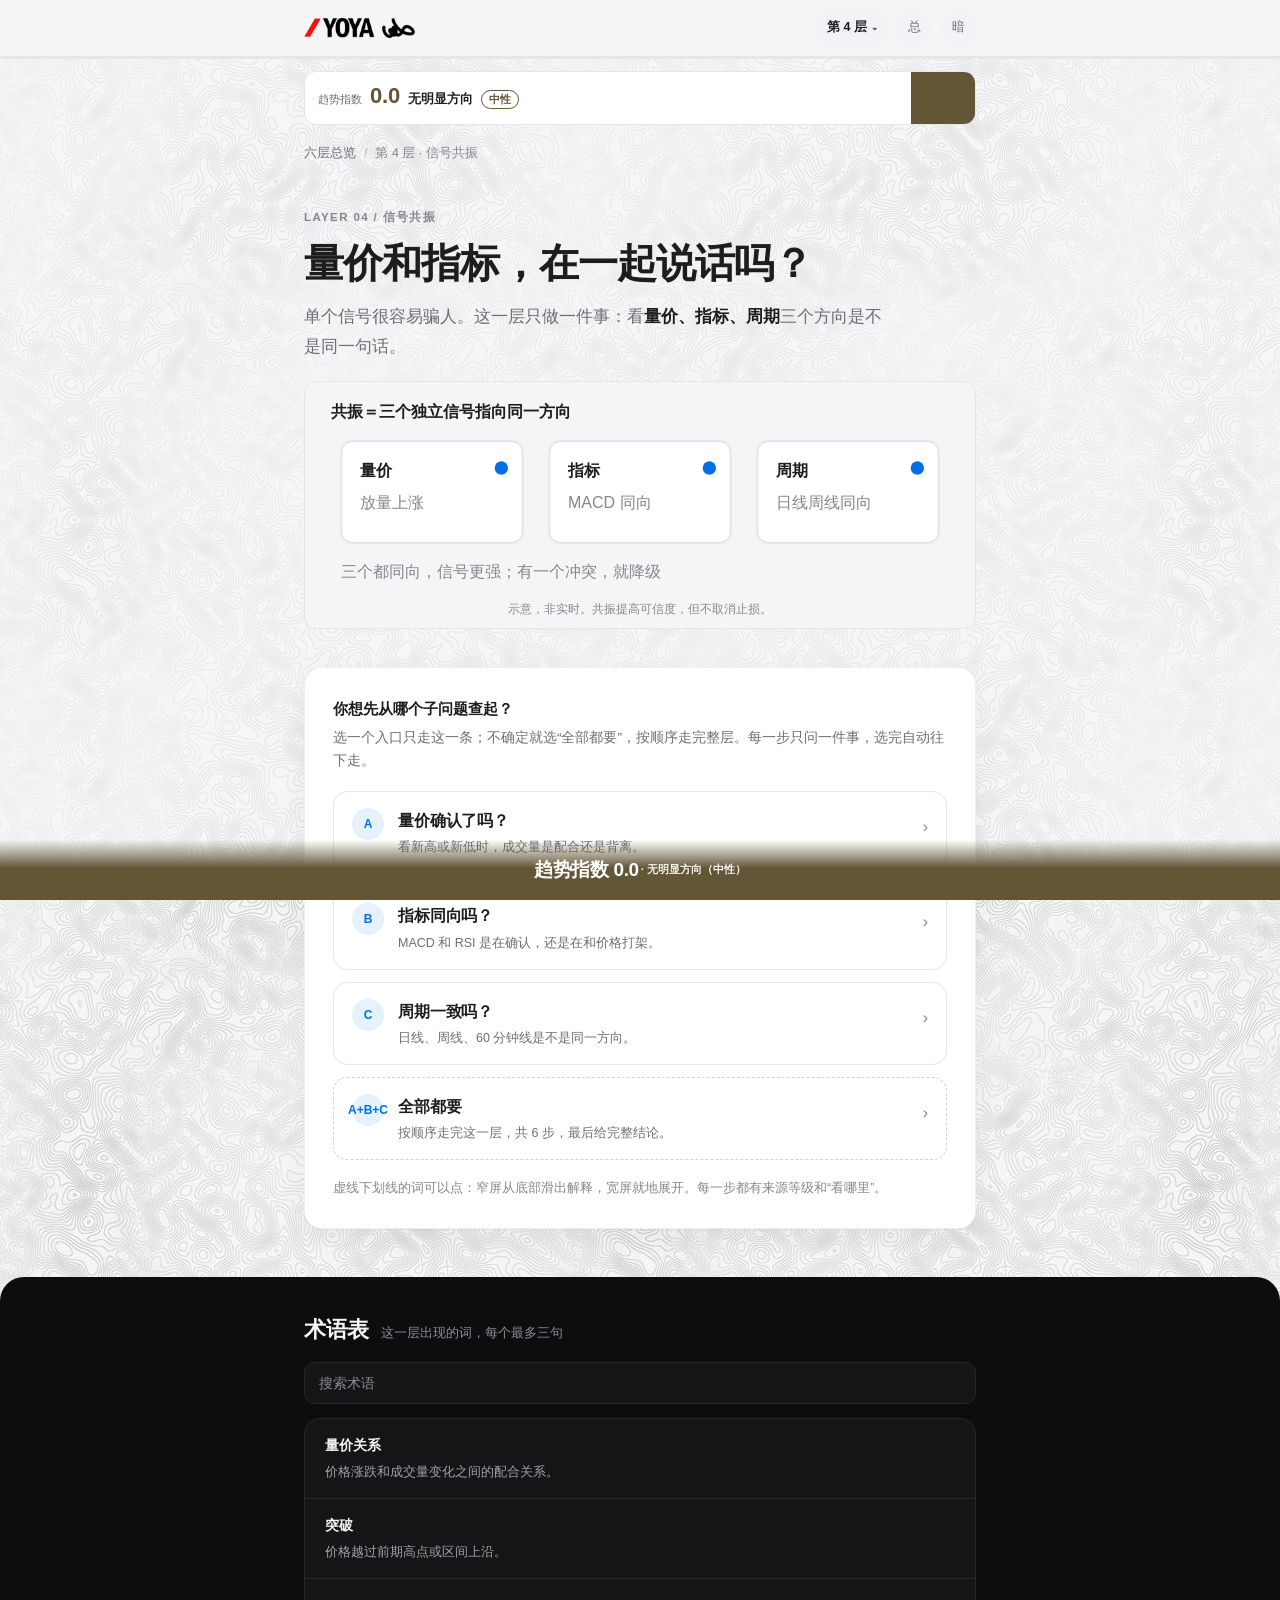
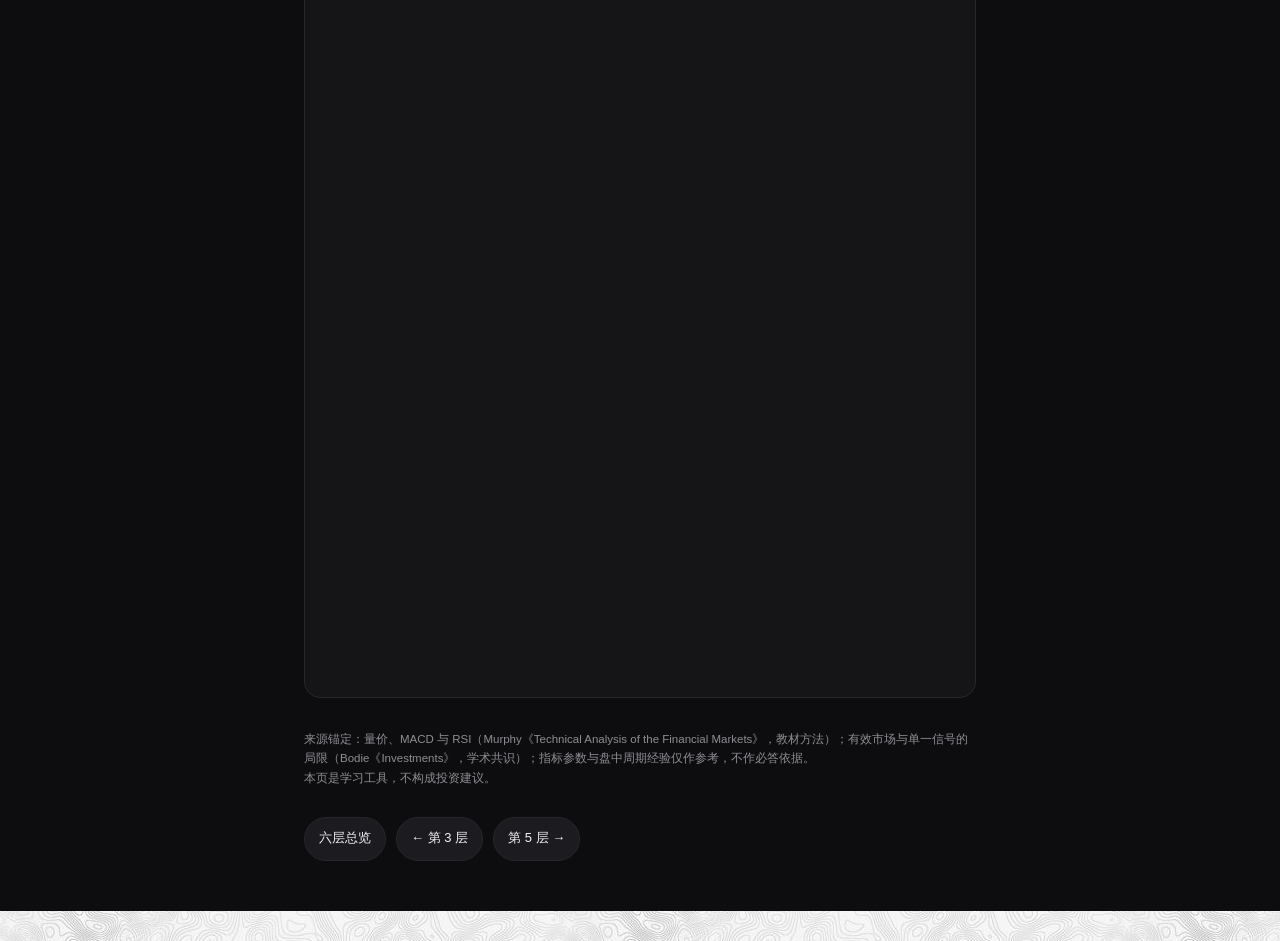
<file: layers/layer4.html>
<!DOCTYPE html>
<html lang="zh-CN">
<head>
<meta charset="utf-8">
<meta name="viewport" content="width=device-width,initial-scale=1,viewport-fit=cover">
<meta name="color-scheme" content="light dark">
<title>第 4 层 · 量价与指标共振</title>
  <link rel="icon" type="image/png" href="../assets/favicon.png">
  <link rel="apple-touch-icon" href="../assets/favicon.png">
<link rel="stylesheet" href="../assets/app.css">
<script>try{var t=localStorage.getItem('stock6.v1.theme');if(t)document.documentElement.dataset.theme=JSON.parse(t);}catch(e){}try{if(sessionStorage.getItem('stock6.v1.pt')==='1')document.documentElement.className+=' pt-in';}catch(e){}</script>
<script src="../assets/dict.js" defer></script>
<script src="../assets/layers.js" defer></script>
<script src="../assets/app.js" defer></script>
</head>
<body data-layer="layer4">
<div class="pv" id="ptOverlay" aria-hidden="true"><span class="pv-logo">YØYA</span></div>

<header class="topbar">
  <div class="topbar-in">
    <a class="brand" href="../index.html" aria-label="YOYA 六层判断链 · 回首页"></a>
    <div class="top-right">
      <a class="icon-btn" href="../index.html" aria-label="返回总览">总</a>
      <button class="icon-btn" id="themeBtn" type="button" aria-label="切换深色模式">暗</button>
    </div>
  </div>
  <div class="prog" aria-hidden="true"><i id="progFill"></i></div>
</header>
<main class="wrap">
  <nav class="crumbs" aria-label="位置"><a href="../index.html">六层总览</a><span class="sep">/</span><span>第 4 层 · 信号共振</span></nav>
  <div id="appRoot"></div>
</main>
<div class="sheet-wrap" id="sheetWrap" hidden>
  <div class="sheet-mask" data-sheet-close></div>
  <div class="sheet" id="sheet" role="dialog" aria-modal="true" aria-labelledby="sheetTitle">
    <div class="sheet-grab" id="sheetGrab"><span></span></div>
    <div class="sheet-head"><h3 id="sheetTitle"></h3><button class="sheet-x" type="button" data-sheet-close aria-label="关闭术语解释">关闭</button></div>
    <div class="sheet-body" id="sheetBody"></div>
  </div>
</div>
</body>
</html>
</file>
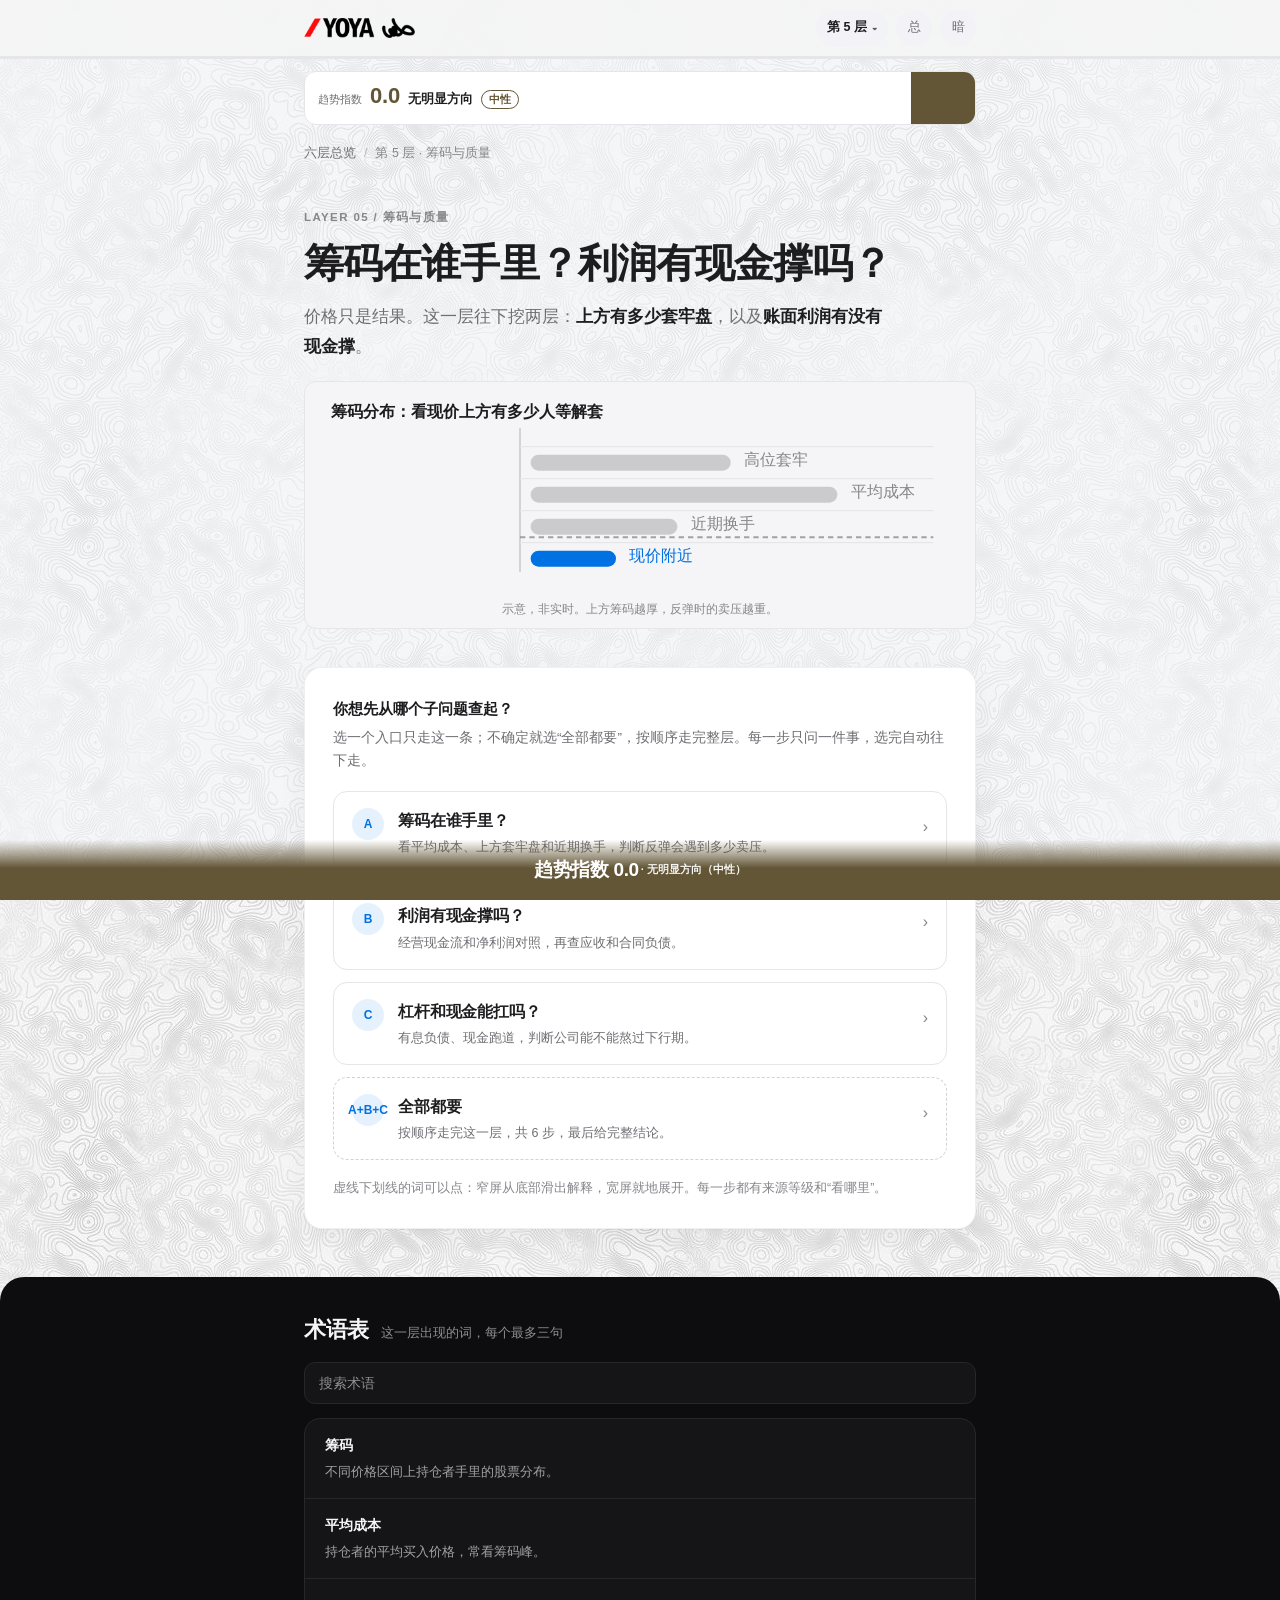
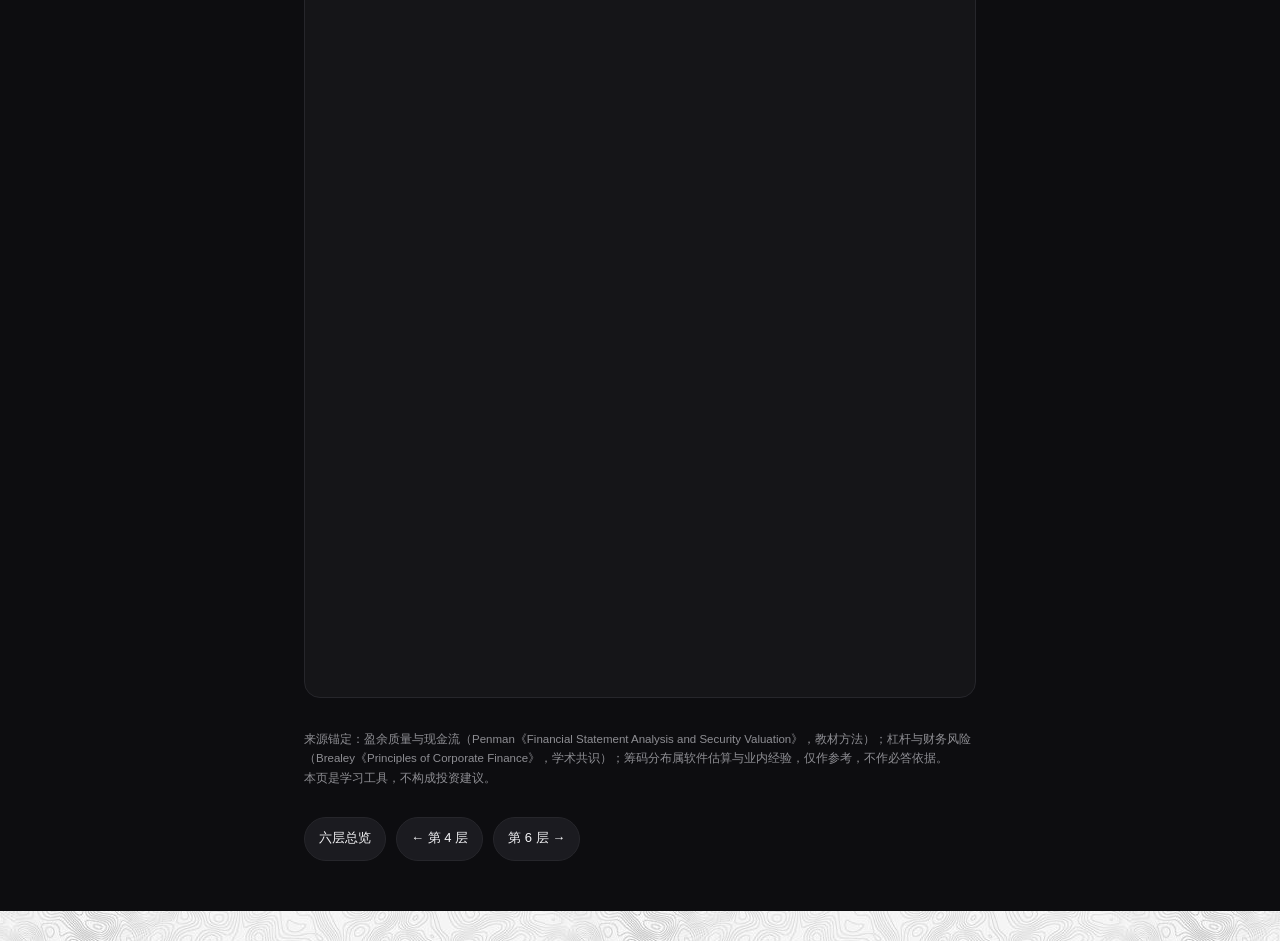
<file: layers/layer5.html>
<!DOCTYPE html>
<html lang="zh-CN">
<head>
<meta charset="utf-8">
<meta name="viewport" content="width=device-width,initial-scale=1,viewport-fit=cover">
<meta name="color-scheme" content="light dark">
<title>第 5 层 · 筹码与利润质量</title>
  <link rel="icon" type="image/png" href="../assets/favicon.png">
  <link rel="apple-touch-icon" href="../assets/favicon.png">
<link rel="stylesheet" href="../assets/app.css">
<script>try{var t=localStorage.getItem('stock6.v1.theme');if(t)document.documentElement.dataset.theme=JSON.parse(t);}catch(e){}try{if(sessionStorage.getItem('stock6.v1.pt')==='1')document.documentElement.className+=' pt-in';}catch(e){}</script>
<script src="../assets/dict.js" defer></script>
<script src="../assets/layers.js" defer></script>
<script src="../assets/app.js" defer></script>
</head>
<body data-layer="layer5">
<div class="pv" id="ptOverlay" aria-hidden="true"><span class="pv-logo">YØYA</span></div>

<header class="topbar">
  <div class="topbar-in">
    <a class="brand" href="../index.html" aria-label="YOYA 六层判断链 · 回首页"></a>
    <div class="top-right">
      <a class="icon-btn" href="../index.html" aria-label="返回总览">总</a>
      <button class="icon-btn" id="themeBtn" type="button" aria-label="切换深色模式">暗</button>
    </div>
  </div>
  <div class="prog" aria-hidden="true"><i id="progFill"></i></div>
</header>
<main class="wrap">
  <nav class="crumbs" aria-label="位置"><a href="../index.html">六层总览</a><span class="sep">/</span><span>第 5 层 · 筹码与质量</span></nav>
  <div id="appRoot"></div>
</main>
<div class="sheet-wrap" id="sheetWrap" hidden>
  <div class="sheet-mask" data-sheet-close></div>
  <div class="sheet" id="sheet" role="dialog" aria-modal="true" aria-labelledby="sheetTitle">
    <div class="sheet-grab" id="sheetGrab"><span></span></div>
    <div class="sheet-head"><h3 id="sheetTitle"></h3><button class="sheet-x" type="button" data-sheet-close aria-label="关闭术语解释">关闭</button></div>
    <div class="sheet-body" id="sheetBody"></div>
  </div>
</div>
</body>
</html>
</file>
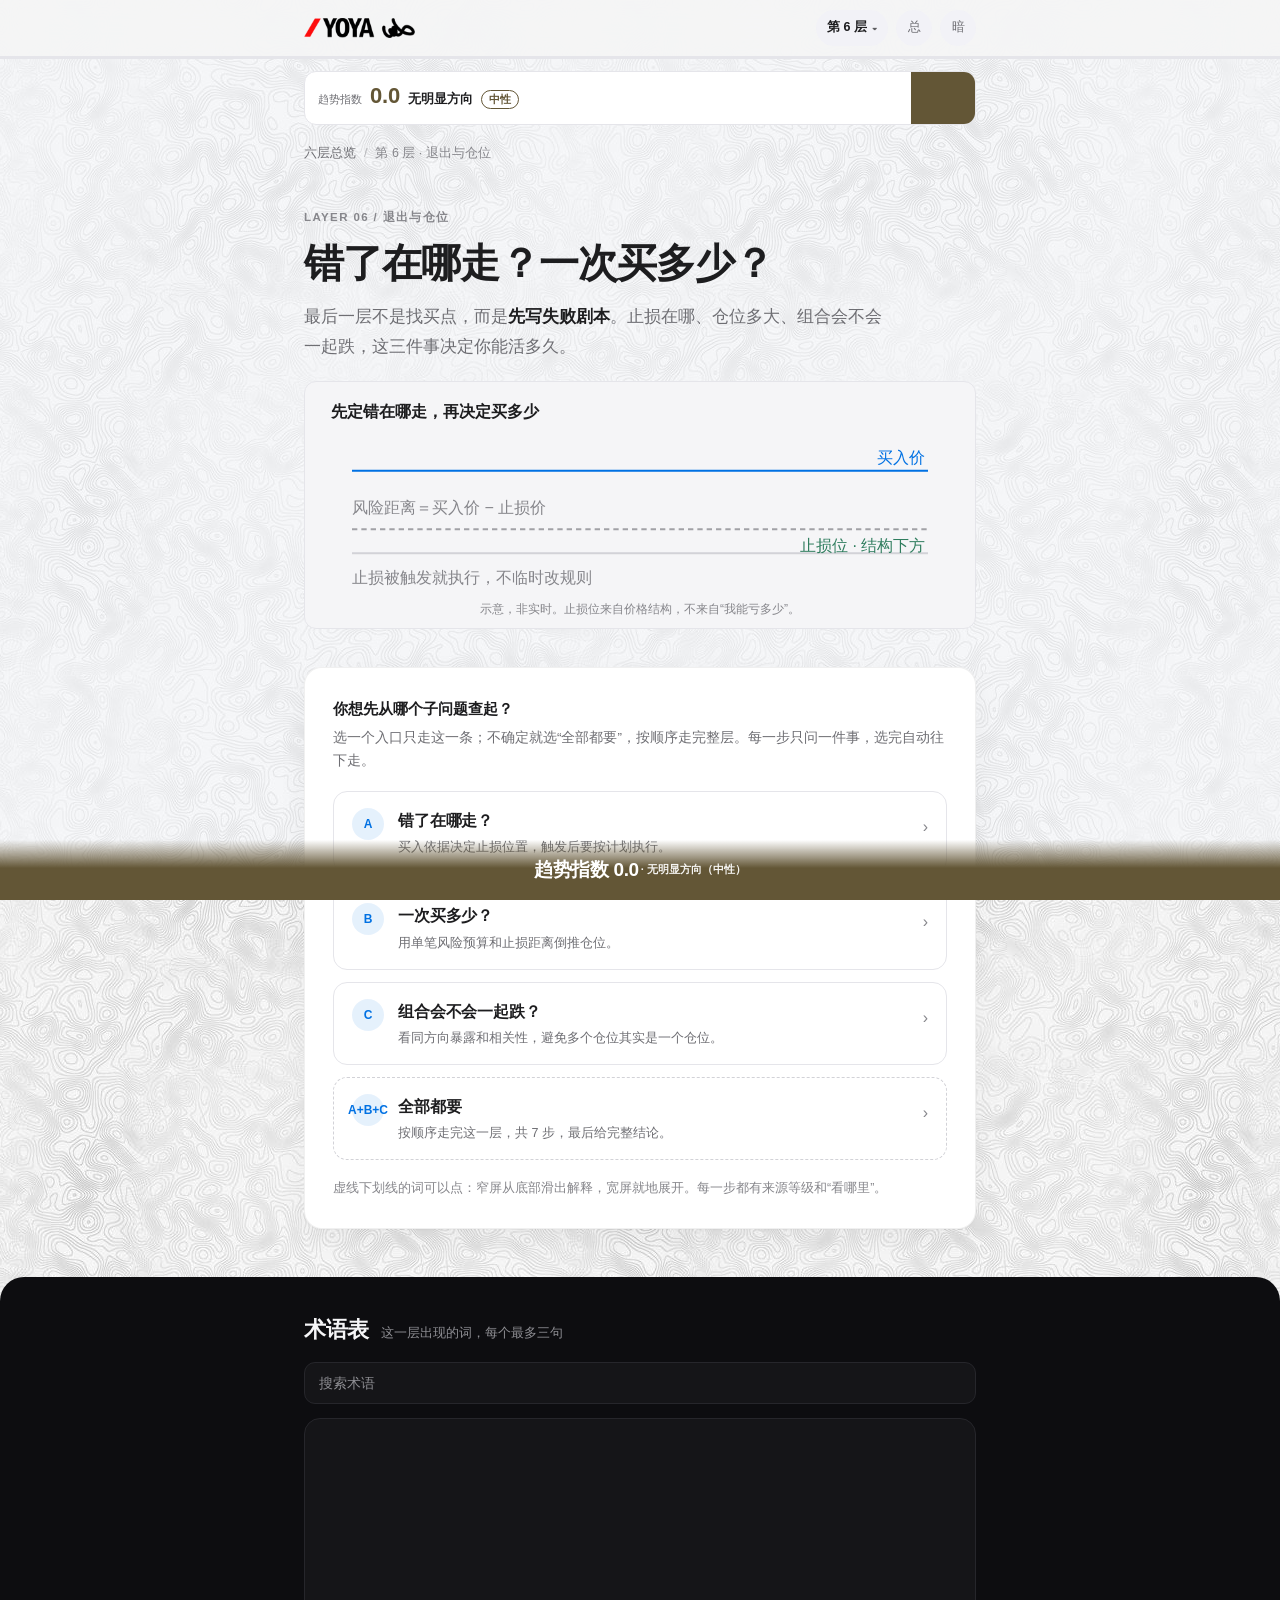
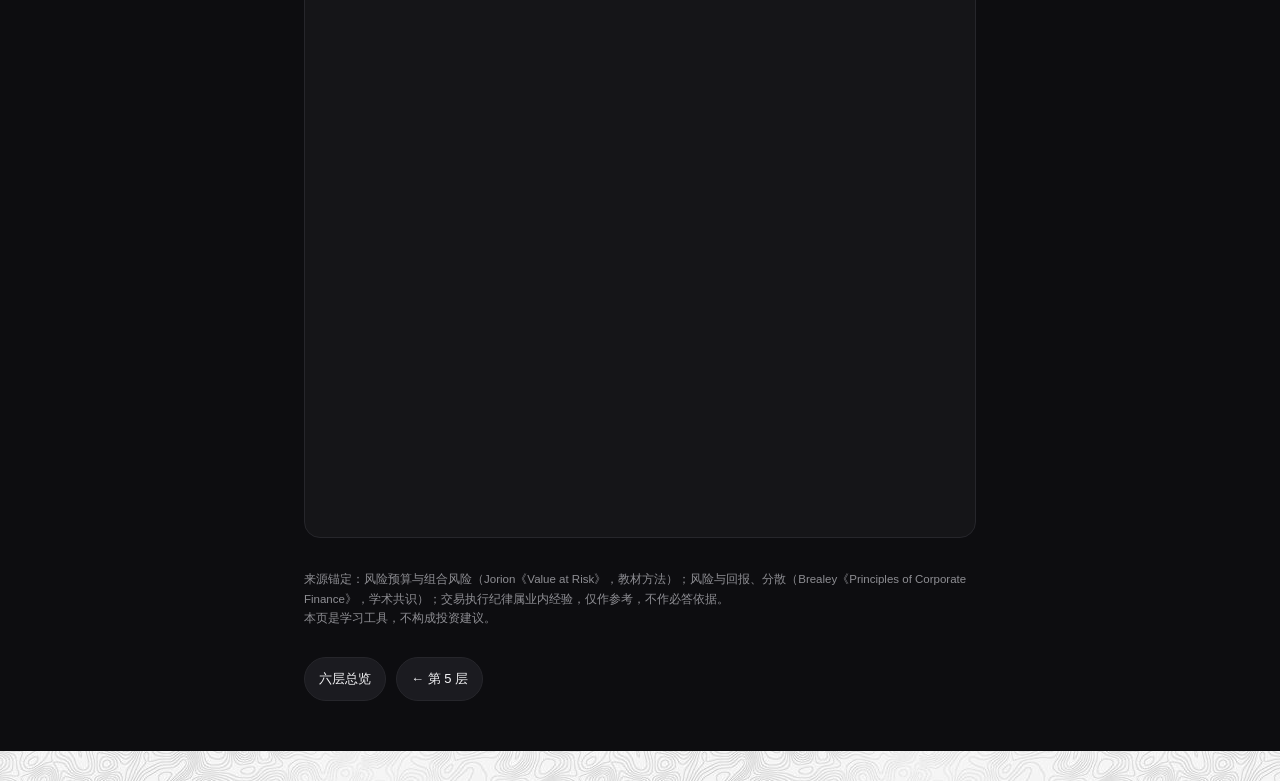
<file: layers/layer6.html>
<!DOCTYPE html>
<html lang="zh-CN">
<head>
<meta charset="utf-8">
<meta name="viewport" content="width=device-width,initial-scale=1,viewport-fit=cover">
<meta name="color-scheme" content="light dark">
<title>第 6 层 · 退出与仓位</title>
  <link rel="icon" type="image/png" href="../assets/favicon.png">
  <link rel="apple-touch-icon" href="../assets/favicon.png">
<link rel="stylesheet" href="../assets/app.css">
<script>try{var t=localStorage.getItem('stock6.v1.theme');if(t)document.documentElement.dataset.theme=JSON.parse(t);}catch(e){}try{if(sessionStorage.getItem('stock6.v1.pt')==='1')document.documentElement.className+=' pt-in';}catch(e){}</script>
<script src="../assets/dict.js" defer></script>
<script src="../assets/layers.js" defer></script>
<script src="../assets/app.js" defer></script>
</head>
<body data-layer="layer6">
<div class="pv" id="ptOverlay" aria-hidden="true"><span class="pv-logo">YØYA</span></div>

<header class="topbar">
  <div class="topbar-in">
    <a class="brand" href="../index.html" aria-label="YOYA 六层判断链 · 回首页"></a>
    <div class="top-right">
      <a class="icon-btn" href="../index.html" aria-label="返回总览">总</a>
      <button class="icon-btn" id="themeBtn" type="button" aria-label="切换深色模式">暗</button>
    </div>
  </div>
  <div class="prog" aria-hidden="true"><i id="progFill"></i></div>
</header>
<main class="wrap">
  <nav class="crumbs" aria-label="位置"><a href="../index.html">六层总览</a><span class="sep">/</span><span>第 6 层 · 退出与仓位</span></nav>
  <div id="appRoot"></div>
</main>
<div class="sheet-wrap" id="sheetWrap" hidden>
  <div class="sheet-mask" data-sheet-close></div>
  <div class="sheet" id="sheet" role="dialog" aria-modal="true" aria-labelledby="sheetTitle">
    <div class="sheet-grab" id="sheetGrab"><span></span></div>
    <div class="sheet-head"><h3 id="sheetTitle"></h3><button class="sheet-x" type="button" data-sheet-close aria-label="关闭术语解释">关闭</button></div>
    <div class="sheet-body" id="sheetBody"></div>
  </div>
</div>
</body>
</html>
</file>
<file: assets/app.css>
:root{
  --font:-apple-system,BlinkMacSystemFont,"SF Pro Text","PingFang SC","Noto Sans SC","Microsoft YaHei",sans-serif;
  --bg:#f5f5f5;--surface:#fff;--surface-2:#f2f2f7;--text:#1d1d1f;--text-2:#6e6e73;--text-3:#86868b;
  --line:#e5e5ea;--line-2:#d2d2d7;--accent:#0071e3;--accent-soft:rgba(0,113,227,.1);
  /* 纸白底与白卡只差 1.04:1，靠这条描边分层 */
  --card-line:rgba(0,0,0,.06);
  /* A 股口径：红只表示涨，绿只表示跌；量能一律中性蓝 */
  --up:#c9412f;--down:#2f7d5e;--wy:#b5851f;--fig-bg:#f5f5f7;
  --radius:18px;--shadow:0 1px 2px rgba(0,0,0,.04),0 10px 30px rgba(0,0,0,.05);
  --ease:cubic-bezier(.4,0,.2,1);
  /* 趋势指数三档色：同一色相锁定亮度 L，只推饱和度 S（弱 30% / 中 62% / 强 95%） */
  --tr-weak:#955750;--tr-mid:#ba3a2c;--tr-strong:#e01c06;
  --tg-weak:#305a46;--tg-mid:#1a7048;--tg-strong:#038649;
  --ty-weak:#635636;--ty-mid:#7c5f1d;--ty-strong:#956a04;
}
@media (prefers-color-scheme:dark){
  :root:not([data-theme="light"]){
    --bg:#000;--surface:#1c1c1e;--surface-2:#2c2c2e;--text:#f5f5f7;--text-2:#a1a1a6;--text-3:#8e8e93;
    --line:#2c2c2e;--line-2:#3a3a3c;--accent:#2997ff;--accent-soft:rgba(41,151,255,.16);
    --up:#e07a68;--down:#6fb99a;--wy:#d8a63a;--fig-bg:#2c2c2e;
    --shadow:0 1px 2px rgba(0,0,0,.5),0 10px 30px rgba(0,0,0,.4);
    --card-line:rgba(255,255,255,.09);
    --tr-weak:#b47a74;--tr-mid:#d65f51;--tr-strong:#fa432e;
    --tg-weak:#4d8f70;--tg-mid:#2ab272;--tg-strong:#05d675;
    --ty-weak:#9f8956;--ty-mid:#c6992f;--ty-strong:#efa906;
  }
}
:root[data-theme="dark"]{
  --bg:#000;--surface:#1c1c1e;--surface-2:#2c2c2e;--text:#f5f5f7;--text-2:#a1a1a6;--text-3:#8e8e93;
  --line:#2c2c2e;--line-2:#3a3a3c;--accent:#2997ff;--accent-soft:rgba(41,151,255,.16);
  --up:#e07a68;--down:#6fb99a;--wy:#d8a63a;--fig-bg:#2c2c2e;
  --shadow:0 1px 2px rgba(0,0,0,.5),0 10px 30px rgba(0,0,0,.4);
  --card-line:rgba(255,255,255,.09);
  --tr-weak:#b47a74;--tr-mid:#d65f51;--tr-strong:#fa432e;
  --tg-weak:#4d8f70;--tg-mid:#2ab272;--tg-strong:#05d675;
  --ty-weak:#9f8956;--ty-mid:#c6992f;--ty-strong:#efa906;
}
*{box-sizing:border-box}
html,body{margin:0;padding:0}
body{background:transparent;color:var(--text);font-family:var(--font);font-size:clamp(16px,4.3vw,17px);line-height:1.7;
  -webkit-font-smoothing:antialiased;transition:background .3s var(--ease),color .3s var(--ease);overflow-x:hidden}
button{font:inherit;color:inherit;background:none;border:0;cursor:pointer}
a{color:var(--accent);text-decoration:none}
img,svg{max-width:100%}
.wrap{position:relative;z-index:1;max-width:720px;margin:0 auto;padding:0 clamp(16px,4vw,24px) calc(72px + env(safe-area-inset-bottom))}
.topbar{position:sticky;top:0;z-index:20;background:color-mix(in srgb,var(--bg) 88%,transparent);
  -webkit-backdrop-filter:saturate(180%) blur(20px);backdrop-filter:saturate(180%) blur(20px);
  border-bottom:1px solid var(--line)}
.topbar-in{max-width:720px;margin:0 auto;padding:10px clamp(16px,4vw,24px);display:flex;align-items:center;gap:10px;position:relative}
.prog{height:2px;background:var(--line);overflow:hidden}
.prog i{display:block;height:100%;width:var(--p,0%);background:var(--accent);transition:width .35s var(--ease)}
.brand{display:block;flex:none;height:20px;width:111px;background-image:url([data-uri]);background-repeat:no-repeat;
  background-position:left center;background-size:contain}
@media (prefers-color-scheme:dark){:root:not([data-theme="light"]) .brand{background-image:url([data-uri])}}
:root[data-theme="dark"] .brand{background-image:url([data-uri])}
.top-right{margin-left:auto;display:flex;align-items:center;gap:8px;flex:none}
.icon-btn{width:36px;height:36px;border-radius:999px;background:var(--surface-2);color:var(--text-2);
  display:inline-flex;align-items:center;justify-content:center;font-size:12.5px;transition:background .2s var(--ease),color .2s var(--ease)}
.icon-btn:hover{background:var(--line);color:var(--text)}
.navdrop{flex:none}
.nav-btn{display:inline-flex;align-items:center;gap:5px;height:36px;padding:0 11px;border-radius:999px;
  background:var(--surface-2);color:var(--text);font-size:12.5px;font-weight:600;white-space:nowrap}
.nav-btn:hover{background:var(--line)}
.nav-btn[aria-expanded="true"]{background:var(--text);color:var(--bg)}
.nb-caret{font-style:normal;font-size:10px;opacity:.7}
.nav-menu{position:absolute;right:max(clamp(12px,4vw,24px),calc(50vw - 336px));top:calc(100% + 6px);z-index:45;width:min(300px,calc(100vw - 24px));
  background:var(--surface);border:1px solid var(--line);border-radius:14px;box-shadow:0 10px 30px rgba(0,0,0,.14);
  padding:6px;max-height:min(70vh,460px);overflow:auto}
@media (max-width:480px){
  .top-right{gap:6px}
  .top-right .icon-btn[href]{display:none}
  .nav-btn{padding:0 9px}
}
.nav-menu[hidden]{display:none}
.nav-cap{padding:8px 10px 4px;font-size:10.5px;letter-spacing:.14em;color:var(--text-3);text-transform:uppercase}
.nav-item{display:block;padding:9px 10px;border-radius:9px;text-decoration:none;color:var(--text)}
.nav-item:hover{background:var(--surface-2)}
.nav-item.current{background:var(--surface-2);box-shadow:inset 0 0 0 1px var(--line)}
.nav-item .ni-main{display:block;font-size:13px;font-weight:600;font-variant-numeric:tabular-nums}
.nav-item .ni-sub{display:block;font-size:11.5px;color:var(--text-3);margin-top:1px}
.nav-home{display:flex;align-items:center;gap:8px}
.nav-item.doing .ni-main{color:var(--accent)}
.icon-btn:focus-visible,.nav-btn:focus-visible,.entry:focus-visible,.opt:focus-visible,.term:focus-visible,.link-btn:focus-visible,
.btn-primary:focus-visible,.btn-ghost:focus-visible,a:focus-visible{outline:2px solid var(--accent);outline-offset:2px}
.crumbs{display:flex;align-items:center;gap:8px;padding:16px 0 0;font-size:12.5px;color:var(--text-3);flex-wrap:wrap}
.crumbs a{color:var(--text-2)}
.crumbs .sep{opacity:.55}
.hero{padding:44px 0 8px}
.kicker{font-size:11.5px;font-weight:600;letter-spacing:.12em;color:var(--text-3);text-transform:uppercase}
h1{font-size:clamp(28px,6.2vw,40px);line-height:1.16;letter-spacing:-.022em;font-weight:600;margin:12px 0 0;max-width:640px}
.lede{margin:16px 0 0;font-size:clamp(16px,4.3vw,17px);line-height:1.75;color:var(--text-2);max-width:34em}
.lede strong{color:var(--text);font-weight:600}
.start-card{margin-top:30px;background:var(--surface);border:1px solid var(--card-line);border-radius:var(--radius);box-shadow:var(--shadow);padding:clamp(18px,4.4vw,28px)}
.start-title{font-size:15px;font-weight:600}
.start-sub{margin-top:6px;font-size:13.5px;color:var(--text-2);line-height:1.7}
.entries{margin-top:18px;display:flex;flex-direction:column;gap:12px}
.entry{display:flex;align-items:flex-start;gap:14px;text-align:left;width:100%;min-height:64px;padding:16px 18px;
  border:1px solid var(--line);border-radius:14px;background:var(--surface);
  transition:border-color .2s var(--ease),background .2s var(--ease),transform .2s var(--ease)}
.entry:hover{border-color:var(--line-2);background:var(--surface-2);transform:translateY(-1px)}
.entry .mark{flex:none;width:32px;height:32px;border-radius:999px;background:var(--accent-soft);color:var(--accent);
  display:flex;align-items:center;justify-content:center;font-size:12px;font-weight:600;font-variant-numeric:tabular-nums}
.entry .et,.entry .es,.opt .ol,.opt .om{display:block}
.entry .et{font-size:15.5px;font-weight:600;letter-spacing:-.01em}
.entry .es{margin-top:3px;font-size:12.5px;color:var(--text-2);line-height:1.6}
.entry .go{margin-left:auto;color:var(--text-3);font-size:16px;padding-top:5px}
.entry.all{border-style:dashed;border-color:var(--line-2)}
.hint{margin-top:18px;font-size:12.5px;color:var(--text-3);line-height:1.7}
.jp-chip{display:inline-flex;align-items:center;gap:6px;font-size:12.5px;color:var(--text-2);background:var(--surface-2);
  border:1px solid var(--line);border-radius:999px;padding:5px 10px;max-width:100%;line-height:1.45}
.jp-chip b{color:var(--text);font-weight:600}
.jp-chip .jpt{color:var(--accent);font-size:11px}
.jp-chip.mode{border-style:dashed;background:transparent}
.jp-chip.muted{border-style:dashed;color:var(--text-3)}
.jp-chip .jpw{font-style:normal;font-variant-numeric:tabular-nums;font-size:11.5px;font-weight:700;
  padding:1px 6px;border-radius:6px;background:var(--surface);border:1px solid var(--line)}
.jp-chip .jpw.pos{color:var(--accent)}
.jp-chip .jpw.neg{color:var(--up)}
.jp-chip .jpw.zero{color:var(--text-3)}
.jp-chip.veto{border-color:var(--up);background:color-mix(in srgb,var(--up) 9%,var(--surface))}
.jp-chip.veto .jpt,.jp-chip.veto .jpw{color:var(--up)}
.jp-chip.veto .jpw{border-color:color-mix(in srgb,var(--up) 45%,var(--line))}
.q-card{margin-top:14px;background:var(--surface);border:1px solid var(--card-line);border-radius:var(--radius);box-shadow:var(--shadow);padding:clamp(18px,4.4vw,30px)}
.q-top{display:flex;align-items:center;gap:10px;flex-wrap:wrap}
.q-step{font-size:11.5px;font-weight:600;color:var(--accent);background:var(--accent-soft);border-radius:999px;padding:3px 10px;
  letter-spacing:.02em;font-variant-numeric:tabular-nums}
.q-src{margin-left:auto;display:flex;gap:6px;flex-wrap:wrap}
.lv{font-size:10.5px;line-height:1.7;font-weight:500;padding:1px 8px;border-radius:999px;white-space:nowrap}
.lv-a{background:var(--accent-soft);color:var(--accent)}
.lv-t{background:var(--surface-2);color:var(--text-2)}
.lv-e{background:transparent;border:1px dashed var(--line-2);color:var(--text-3)}
h2.q-title{font-size:clamp(19.5px,4.6vw,23px);line-height:1.4;letter-spacing:-.015em;font-weight:600;margin:14px 0 0}
.q-plain{margin-top:10px;font-size:clamp(16px,4.3vw,17px);line-height:1.75;color:var(--text-2);max-width:34em}
.src-note{margin-top:10px;font-size:11.5px;line-height:1.7;color:var(--text-3);max-width:34em}
.term{font:inherit;color:inherit;background:none;border:0;padding:0;cursor:help;border-bottom:1px dashed var(--text-3);
  transition:color .15s var(--ease),border-color .15s var(--ease)}
.term:hover,.term.open{color:var(--accent);border-color:var(--accent)}
.term .qmark{font-size:10px;vertical-align:super;color:var(--text-3);margin-left:1px}
.term.open .qmark{color:var(--accent)}
.term-defs{margin-top:14px;display:flex;flex-direction:column;gap:6px}
.term-row{background:var(--surface-2);border-radius:12px;padding:11px 14px}
.term-row[hidden]{display:none}
.term-row dt{font-size:12.5px;font-weight:600;color:var(--text)}
.term-row dd{margin:3px 0 0;font-size:13px;line-height:1.7;color:var(--text-2)}
.term-row .k{display:block;font-size:10.5px;letter-spacing:.06em;text-transform:uppercase;color:var(--text-3);margin-bottom:1px}
.term-row .k2{margin-top:7px}
.where{margin-top:22px;border-left:2px solid var(--line-2);padding:2px 0 2px 14px}
.where h3{font-size:11px;font-weight:600;letter-spacing:.1em;text-transform:uppercase;color:var(--text-3);margin:0 0 8px}
.where ul{margin:0;padding-left:18px;font-size:clamp(15px,4vw,16px);line-height:1.8;color:var(--text-2);max-width:34em}
.where li::marker{color:var(--text-3)}
.options{margin-top:22px;display:flex;flex-direction:column;gap:12px}
.opt{display:flex;gap:12px;align-items:flex-start;text-align:left;width:100%;min-height:56px;padding:15px 16px;border:1px solid var(--line);
  border-radius:13px;background:var(--surface);transition:border-color .2s var(--ease),background .2s var(--ease)}
.opt:hover{border-color:var(--line-2);background:var(--surface-2)}
.opt .radio{flex:none;width:17px;height:17px;border-radius:999px;border:1px solid var(--line-2);margin-top:2px}
.opt:hover .radio{border-color:var(--accent)}
.opt .ol{font-size:clamp(15.5px,4.2vw,16px);font-weight:600;letter-spacing:-.005em}
.opt .om{margin-top:4px;font-size:clamp(13.5px,3.6vw,14px);color:var(--text-2);line-height:1.6}
.q-foot{margin-top:22px;display:flex;align-items:center;gap:10px;flex-wrap:wrap}
.link-btn{font-size:12.5px;color:var(--text-2);padding:6px 12px;border-radius:999px;background:var(--surface-2);
  transition:background .2s var(--ease),color .2s var(--ease)}
.link-btn:hover{background:var(--line);color:var(--text)}
.link-btn:disabled{opacity:.4;cursor:default}
.link-btn:disabled:hover{background:var(--surface-2);color:var(--text-2)}
.q-note{margin-left:auto;font-size:11.5px;color:var(--text-3)}
.q-ask{font-size:10.5px;font-weight:600;letter-spacing:.1em;text-transform:uppercase;color:var(--text-3);margin:20px 0 0}
.verdict-card{margin-top:14px;background:var(--surface);border:1px solid var(--card-line);border-radius:var(--radius);box-shadow:var(--shadow);padding:clamp(18px,4.4vw,30px)}
.verdict-label{font-size:11px;font-weight:600;letter-spacing:.12em;text-transform:uppercase;color:var(--text-3)}
.verdict{font-size:clamp(24px,6.6vw,30px);font-weight:600;letter-spacing:-.02em;margin-top:8px;line-height:1.3}
.verdict .tag{display:inline-block;vertical-align:3px;margin-left:8px;font-size:11px;font-weight:500;letter-spacing:.02em;padding:2px 9px;
  border-radius:999px;background:var(--accent-soft);color:var(--accent)}
.verdict-sub{margin-top:8px;font-size:clamp(15px,4vw,16px);color:var(--text-2);line-height:1.75;max-width:34em}
.cond{margin-top:22px;display:flex;flex-direction:column;gap:10px}
.cond-item{display:flex;gap:11px;align-items:flex-start;font-size:14px;line-height:1.7;color:var(--text-2)}
.cond-flag{flex:none;width:18px;height:18px;border-radius:999px;display:flex;align-items:center;justify-content:center;
  font-size:11px;font-weight:600;margin-top:2px;background:var(--surface-2);color:var(--text-3)}
.cond-item.ok .cond-flag{background:var(--accent-soft);color:var(--accent)}
.cond-item.bad .cond-flag{background:var(--surface-2);color:var(--text-2)}
.cond-item b{color:var(--text);font-weight:600}
.verdict-foot{margin-top:24px;display:flex;gap:10px;flex-wrap:wrap}
.btn-primary{display:inline-flex;align-items:center;height:38px;padding:0 16px;border-radius:999px;background:var(--accent);
  color:#fff;font-size:13px;font-weight:500;transition:filter .2s var(--ease)}
.btn-primary:hover{-webkit-filter:brightness(1.06);filter:brightness(1.06)}
.btn-ghost{display:inline-flex;align-items:center;height:38px;padding:0 14px;border-radius:999px;background:var(--surface-2);
  color:var(--text-2);font-size:13px}
.btn-ghost:hover{background:var(--line);color:var(--text)}
.glossary{margin-top:46px}
.gloss-head{display:flex;align-items:baseline;gap:12px;flex-wrap:wrap}
.glossary h2{font-size:22px;font-weight:600;letter-spacing:-.015em;margin:0}
.gloss-sub{font-size:12.5px;color:var(--text-3)}
.gloss-search{margin-top:14px;width:100%;height:42px;border:1px solid var(--line);border-radius:11px;background:var(--surface-2);
  color:var(--text);font-size:14px;padding:0 14px;outline:none;-webkit-appearance:none}
.gloss-search:focus{border-color:var(--accent);background:var(--surface)}
.gloss-list{margin:14px 0 0;background:var(--surface);border:1px solid var(--card-line);border-radius:var(--radius);box-shadow:var(--shadow);overflow:hidden}
.gloss-item{padding:15px 20px;border-bottom:1px solid var(--line)}
.gloss-item:last-child{border-bottom:0}
.gloss-item[hidden]{display:none}
.gloss-item dt{font-size:14px;font-weight:600}
.gloss-item dd{margin:3px 0 0;font-size:13px;line-height:1.7;color:var(--text-2)}
.gloss-empty{padding:24px 20px;font-size:13px;color:var(--text-3)}
.foot{margin-top:34px;font-size:11.5px;color:var(--text-3);line-height:1.7}
.foot b{color:var(--text-2);font-weight:500}
.layer-nav{margin-top:28px;display:flex;gap:10px;flex-wrap:wrap}
.layer-nav a{display:inline-flex;align-items:center;min-height:44px;padding:0 14px;border-radius:999px;background:var(--surface-2);
  color:var(--text-2);font-size:13px}
.layer-nav a:hover{background:var(--line);color:var(--text)}
/* 夜间区：从术语表标题起，到页尾。浅色主题下也是深底 */
.night{--nbg:#0d0d10;--ncard:#151518;--ncard2:#1b1b20;--nline:#26262b;--ntext:#f5f5f7;--ntext2:#a1a1a6;--ntext3:#8e8e93;
  margin:48px calc(50% - 50vw) calc(-72px - env(safe-area-inset-bottom));
  padding:34px 0 calc(50px + env(safe-area-inset-bottom));
  background:var(--nbg);color:var(--ntext);border-radius:24px 24px 0 0}
.night-in{max-width:720px;margin:0 auto;padding:0 clamp(16px,4vw,24px)}
.night .glossary{margin-top:0}
.night .gloss-head h2{color:var(--ntext)}
.night .gloss-sub{color:var(--ntext3)}
.night .gloss-search{background:var(--ncard);border-color:var(--nline);color:var(--ntext)}
.night .gloss-search::placeholder{color:var(--ntext3)}
.night .gloss-search:focus{background:var(--ncard2);border-color:#2997ff}
.night .gloss-list{background:var(--ncard);border:1px solid var(--nline);box-shadow:none;border-radius:16px}
.night .gloss-item{border-bottom-color:var(--nline)}
.night .gloss-item dt{color:var(--ntext)}
.night .gloss-item dd{color:var(--ntext2)}
.night .gloss-empty{color:var(--ntext3)}
.night .foot{margin-top:32px;color:var(--ntext3)}
.night .foot b{color:var(--ntext2)}
.night .layer-nav a{background:var(--ncard2);border:1px solid var(--nline);color:var(--ntext)}
.night .layer-nav a:hover,.night .layer-nav a:focus-visible{background:#26262c;color:#fff;border-color:#3a3a41}
.night .search-panel{margin-top:0}
.night .search-panel h2{color:var(--ntext)}
.night .search-hit{background:var(--ncard);border-color:var(--nline);color:var(--ntext)}
.night .search-hit:hover{background:var(--ncard2)}
.night .search-hit dt{color:var(--ntext)}
.night .search-hit dd{color:var(--ntext2)}
.night .search-empty{color:var(--ntext3)}
.night a{color:#6cb6ff}
body.has-night::after{display:none}
@media (max-width:599px){.night{margin-bottom:calc(-64px - env(safe-area-inset-bottom))}}
/* 解释型配图：细线、8px 圆角、单一蓝、无渐变无阴影；标注 ≥12px */
.fig{margin:20px 0 0;background:var(--fig-bg);border:1px solid var(--line);border-radius:12px;padding:14px 14px 8px}
.fig svg{display:block;width:100%;height:auto;max-height:200px;margin:0 auto}
.fig-cap{margin-top:4px;font-size:12px;color:var(--text-3);text-align:center;line-height:1.6}
.fig text{font-family:var(--font);font-size:12px;fill:var(--text-2)}
.fig .t-strong{fill:var(--text);font-weight:600}
.fig .t-mute{fill:var(--text-3)}
.fig .t-accent{fill:var(--accent)}
.fig .t-up{fill:var(--up)}
.fig .t-down{fill:var(--down)}
.fig .axis{stroke:var(--line-2);stroke-width:1.5}
.fig .grid{stroke:var(--line);stroke-width:1}
.fig .zero{stroke:var(--text-3);stroke-width:1.5;stroke-dasharray:4 3;fill:none;opacity:.75}
.fig .base{stroke:var(--text-3);stroke-width:1.5;stroke-dasharray:4 3;fill:none}
.fig .line-w{stroke:var(--text);stroke-width:1.5;fill:none}
.fig .line-y{stroke:var(--wy);stroke-width:1.5;fill:none}
.fig .line-up{stroke:var(--up);stroke-width:1.5;fill:none}
.fig .line-down{stroke:var(--down);stroke-width:1.5;fill:none}
.fig .line-accent{stroke:var(--accent);stroke-width:1.5;fill:none}
.fig .bar{fill:var(--accent)}
.fig .bar-dim{fill:var(--text-3);opacity:.38}
.fig .bar-up{fill:var(--up)}
.fig .bar-down{fill:var(--down)}
.fig .box{fill:var(--surface);stroke:var(--line);stroke-width:1.5}
.fig .box-accent{fill:none;stroke:var(--accent);stroke-width:1.5}
.fig .box-down{fill:none;stroke:var(--down);stroke-width:1.5;stroke-dasharray:5 4}
.fig .rule{stroke:var(--accent);stroke-width:1.5}
.fig .tick{stroke:var(--accent);stroke-width:1.5}
.fig .leg-up{fill:none;stroke:var(--up);stroke-width:1.5}
.fig .leg-down{fill:var(--down)}
.fig .dot{fill:var(--accent)}
/* 底部抽屉：窄屏术语解释 */
.sheet-wrap{position:fixed;inset:0;z-index:60;display:flex;align-items:flex-end}
.sheet-wrap[hidden]{display:none}
.sheet-mask{position:absolute;inset:0;background:rgba(0,0,0,.32);-webkit-backdrop-filter:blur(2px);backdrop-filter:blur(2px)}
.sheet{position:relative;width:100%;max-height:78vh;max-height:78dvh;display:flex;flex-direction:column;
  background:var(--surface);border-radius:20px 20px 0 0;border-top:1px solid var(--line);
  padding:0 20px calc(20px + env(safe-area-inset-bottom));transform:translateY(102%);
  transition:transform .28s var(--ease);will-change:transform}
.sheet-wrap.on .sheet{transform:translateY(0)}
.sheet-grab{height:26px;display:flex;align-items:center;justify-content:center;touch-action:none;cursor:grab;flex:none}
.sheet-grab span{width:38px;height:4px;border-radius:2px;background:var(--line-2)}
.sheet-head{display:flex;align-items:center;gap:10px;flex:none}
.sheet-head h3{margin:0;font-size:17px;font-weight:600}
.sheet-x{margin-left:auto;min-width:44px;min-height:44px;border-radius:12px;color:var(--text-2);font-size:14px}
.sheet-x:active{background:var(--surface-2)}
.sheet-body{overflow:auto;padding:6px 0 4px;-webkit-overflow-scrolling:touch;overscroll-behavior:contain}
.sheet-body p{margin:0;font-size:15.5px;line-height:1.75;color:var(--text-2)}
.sheet-body p+p{margin-top:14px}
.sheet-body .k{display:block;font-size:10.5px;letter-spacing:.06em;text-transform:uppercase;color:var(--text-3);margin-bottom:2px}
/* 总览 */
.progress-card{margin-top:28px;background:var(--surface);border:1px solid var(--card-line);border-radius:var(--radius);box-shadow:var(--shadow);
  padding:20px clamp(18px,4.4vw,26px);display:flex;align-items:center;gap:16px;flex-wrap:wrap}
.progress-main{min-width:150px}
.progress-num{font-size:28px;font-weight:600;letter-spacing:-.02em;line-height:1.2;font-variant-numeric:tabular-nums}
.progress-num small{font-size:14px;font-weight:400;color:var(--text-2);letter-spacing:0}
.progress-cap{font-size:12px;color:var(--text-3);margin-top:2px}
.pips{display:flex;gap:7px;flex-wrap:wrap;margin-left:auto}
.pip{width:10px;height:10px;border-radius:999px;background:var(--line)}
.pip.on{background:var(--accent)}
.progress-reset{margin-left:6px;font-size:12px;color:var(--text-3);text-decoration:underline;text-underline-offset:3px}
.layer-list{margin-top:30px;display:flex;flex-direction:column;gap:12px}
.layer-card{display:block;background:var(--surface);border:1px solid var(--line);border-radius:16px;padding:18px 20px;
  transition:border-color .2s var(--ease),background .2s var(--ease),transform .2s var(--ease)}
.layer-card:hover{border-color:var(--line-2);background:var(--surface-2);transform:translateY(-1px)}
.layer-card .top{display:flex;align-items:center;gap:10px;flex-wrap:wrap}
.layer-no{font-size:11px;font-weight:600;letter-spacing:.08em;color:var(--accent);background:var(--accent-soft);
  border-radius:999px;padding:2px 9px;font-variant-numeric:tabular-nums}
.layer-state{font-size:11px;color:var(--text-3);margin-left:auto}
.layer-state.done{color:var(--accent)}
.layer-state.done::before{content:"✓ "}
.layer-card h3{margin:9px 0 0;font-size:17px;line-height:1.5;font-weight:600;letter-spacing:-.01em}
.layer-meta{margin-top:10px;display:grid;gap:4px;font-size:12.5px;line-height:1.65;color:var(--text-2)}
.layer-meta span b{color:var(--text-3);font-weight:500;margin-right:5px}
.layer-card .go{margin-top:10px;font-size:12.5px;color:var(--accent)}
.search-panel{margin-top:34px}
.search-results{margin-top:14px;display:flex;flex-direction:column;gap:8px}
.search-hit{background:var(--surface);border:1px solid var(--line);border-radius:12px;padding:12px 14px}
.search-hit dt{font-size:13px;font-weight:600;margin:0}
.search-hit dd{margin:2px 0 0;font-size:12.5px;line-height:1.65;color:var(--text-2)}
.search-hit a{font-size:12.5px}
.search-empty{font-size:12.5px;color:var(--text-3);padding:8px 2px}
.index-chain{display:grid;grid-template-columns:repeat(3,1fr);gap:8px;margin-top:16px}
.index-chain .step{background:var(--surface-2);border:1px solid var(--line);border-radius:10px;padding:9px 10px;font-size:11.5px;line-height:1.5;color:var(--text-2)}
.index-chain .step b{display:block;font-size:10.5px;letter-spacing:.05em;color:var(--text-3);font-weight:600;margin-bottom:2px}
@media (min-width:600px){
  .wrap{padding-left:24px;padding-right:24px}
  .hero{padding:44px 0 8px}
}
@media (max-width:599px){
  .wrap{padding-left:16px;padding-right:16px;padding-bottom:calc(64px + env(safe-area-inset-bottom))}
  .topbar-in{padding:9px 16px;gap:8px}
  .brand{width:80px;height:17px}
  .icon-btn{width:40px;height:40px}
  .hero{padding:26px 0 4px}
  .lede{margin-top:14px}
  .start-card{margin-top:22px}
  .q-src{width:100%;margin-left:0;margin-top:4px}
  .q-step{font-size:11px}
  .verdict{font-size:clamp(24px,6.6vw,28px)}
  .entry{padding:15px 16px}
  .entry .et{font-size:16px}
  .entry .es{font-size:13px}
  .opt{padding:15px 15px}
  .term-defs{display:none}
  .q-foot{gap:10px}
  .link-btn,.btn-ghost,.btn-primary{display:inline-flex;align-items:center;justify-content:center;min-height:44px;padding:0 16px}
  .link-btn{padding:0 14px}
  .q-note{width:100%;margin-left:0;font-size:11px}
  .fig{padding:12px 12px 6px;margin-top:16px}
  .fig svg{max-height:160px}
  .fig text{font-size:20px}
  .gloss-item{padding:14px 16px}
  .jp-chip{font-size:12px}
  .layer-card{padding:16px}
  .layer-card h3{font-size:16px}
  .progress-card{padding:17px 16px;gap:12px}
  .progress-num{font-size:25px}
  .pips{margin-left:0;width:100%}
  .index-chain{grid-template-columns:repeat(2,1fr)}
}
@media (max-height:430px) and (min-width:560px){
  .hero{padding:18px 0 4px}
  h1{font-size:26px}
  .topbar-in{padding:8px 24px}
  .sheet{max-height:calc(100vh - 24px);max-height:calc(100dvh - 24px)}
  .progress-card,.start-card{margin-top:16px}
}
/* ============================================================
   四态色面判断：红块贴顶 / 绿块贴底 / 黄块贴底 / 整屏蓝
   色块在导航之下、内容之上，不吃点击；接缝固定 64px 同色 alpha 渐隐。
   ============================================================ */
:root{--navH:56px;--blockH:clamp(132px,20vh,240px);--fade:64px;--blk:149 87 80;--vfg:#fff;--blueBg:#eaf1fb;
  --blockHC:60px;--fadeC:28px;--bhCur:var(--blockHC);--fadeCur:var(--fadeC)}
body[data-expanded="true"]{--bhCur:var(--blockH);--fadeCur:var(--fade)}
[data-verdict="good"][data-strength="1"]{--blk:149 87 80}
[data-verdict="good"][data-strength="2"]{--blk:186 58 44}
[data-verdict="good"][data-strength="3"]{--blk:224 28 6}
[data-verdict="bad"][data-strength="1"]{--blk:48 90 70}
[data-verdict="bad"][data-strength="2"]{--blk:26 112 72}
[data-verdict="bad"][data-strength="3"]{--blk:3 134 73}
[data-verdict="neutral"][data-strength="1"]{--blk:99 86 54}
[data-verdict="neutral"][data-strength="2"]{--blk:124 95 29}
[data-verdict="neutral"][data-strength="3"]{--blk:149 106 4}
[data-verdict="none"]{--blk:150 152 158}
body[data-verdict="unknown"]{background:color-mix(in srgb,var(--blueBg) 88%,transparent)}
.vblock{position:fixed;left:0;right:0;height:var(--blockHC);z-index:18;display:none;pointer-events:none;overflow:hidden;
  transition:height .24s var(--ease)}
body[data-expanded="true"] .vblock{height:var(--blockH)}
body[data-verdict="good"] .vblock{display:block;top:var(--navH);
  background:linear-gradient(180deg,rgb(var(--blk)) 0,rgb(var(--blk)) calc(100% - var(--fadeCur)),rgb(var(--blk) / 0) 100%)}
body[data-verdict="bad"] .vblock{display:block;bottom:0;
  background:linear-gradient(0deg,rgb(var(--blk)) 0,rgb(var(--blk)) calc(100% - var(--fadeCur)),rgb(var(--blk) / 0) 100%)}
body[data-verdict="neutral"] .vblock{display:block;bottom:0;
  background:linear-gradient(0deg,rgb(var(--blk)) 0,rgb(var(--blk)) calc(100% - var(--fadeCur)),rgb(var(--blk) / 0) 100%)}
.vbig{pointer-events:auto;display:inline-flex;align-items:baseline;gap:2px;max-width:100%;white-space:nowrap;cursor:pointer;
  background:none;border:0;padding:4px 2px;font-family:var(--font);font-weight:700;letter-spacing:-.02em;
  font-size:clamp(26px,11.2vw,52px);line-height:1.1;color:var(--vfg);text-align:center}
.vbig .vnature{font-size:.58em;font-weight:600;letter-spacing:0;opacity:.94}
.vbig .vhint{font-size:.24em;opacity:.42;margin-left:5px;font-weight:400}

.vbig-fix{position:fixed;left:0;right:0;z-index:19;display:none;align-items:center;justify-content:center;
  white-space:nowrap;height:var(--blockHC);padding:0 16px;margin:0;background:none;border:0;border-radius:0;max-width:none;
  font-size:clamp(16px,4.6vw,19px);line-height:1.2;transition:height .24s var(--ease),font-size .24s var(--ease)}
body[data-expanded="true"] .vbig-fix{height:var(--blockH)}
.vbig-fix .vmain{min-width:0;flex:0 1 auto;overflow:hidden;text-overflow:ellipsis}
.vbig-fix .vnature{flex:none}
.vbig-fix .vhint{display:none}
body[data-expanded="true"] .vbig-fix{font-size:clamp(20px,6.2vw,28px);padding:0 24px}
body[data-expanded="true"] .vbig-fix .vmain{overflow:visible}
body[data-expanded="true"] .vbig-fix .vhint{display:inline}
body[data-verdict="good"] .vbig-fix{display:flex;top:var(--navH);bottom:auto}
body[data-verdict="bad"] .vbig-fix,body[data-verdict="neutral"] .vbig-fix{display:flex;top:auto;bottom:0}
.vthin{display:none}
body::after{content:"";position:fixed;left:0;right:0;bottom:0;height:calc(24px + env(safe-area-inset-bottom));
  z-index:17;pointer-events:none;background:linear-gradient(to top,var(--bg) 0,transparent 100%)}
#vblue{display:none}
.vblue-btn{white-space:normal;text-align:left;color:var(--text);font-size:clamp(26px,10.4vw,46px);display:flex;flex-wrap:wrap;align-items:baseline}
.vnote{margin:6px 0 0;font-size:12px;line-height:1.65;color:var(--text-2)}
body[data-verdict="good"] .wrap{padding-top:calc(var(--bhCur) + 18px)}
body[data-verdict="bad"] .wrap,body[data-verdict="neutral"] .wrap{padding-bottom:calc(var(--bhCur) + 42px + env(safe-area-inset-bottom))}

/* 总判断条：跨六层常驻；强弱只靠饱和度，亮度锁定 */
.gbar{position:relative;display:block;margin:12px 0 2px;padding:9px 74px 9px 13px;
  border:1px solid var(--line);border-radius:12px;background:var(--surface);overflow:hidden;
  font-size:11.5px;line-height:1.4;--tone:var(--ty-weak)}
.gbar-main{display:flex;align-items:baseline;gap:8px;flex-wrap:wrap}
.gbar-lab{font-size:11px;color:var(--text-2);white-space:nowrap}
.gbar-idx{font-size:22px;font-weight:700;letter-spacing:-.01em;font-variant-numeric:tabular-nums;
  color:var(--tone);transition:color .25s var(--ease)}
.gbar-dir{font-size:12.5px;font-weight:600;color:var(--text);white-space:nowrap}
.gbar-str{font-size:10.5px;font-weight:600;color:var(--tone);border:1px solid currentColor;
  border-radius:999px;padding:1px 7px;white-space:nowrap}
.gbar-sub{display:flex;flex-wrap:wrap;gap:2px 10px;margin-top:3px;color:var(--text-2);
  font-size:11px;font-variant-numeric:tabular-nums}
.gbar-sub b{color:var(--text);font-weight:600}
.gbar-note{flex:1 1 100%}
.gbar-note:empty{display:none}
.gbar-note[data-veto="1"]{color:#b03a2c}
@media (prefers-color-scheme:dark){:root:not([data-theme="light"]) .gbar-note[data-veto="1"]{color:#e8836f}}
:root[data-theme="dark"] .gbar-note[data-veto="1"]{color:#e8836f}
.gbar-c{position:absolute;right:0;top:0;bottom:0;width:64px;background:var(--tone);
  transition:background-color .25s var(--ease)}
.gbar[data-dir="pos"]{--tone:var(--tr-mid)}
.gbar[data-dir="pos"][data-tier="weak"]{--tone:var(--tr-weak)}
.gbar[data-dir="pos"][data-tier="strong"]{--tone:var(--tr-strong)}
.gbar[data-dir="neg"]{--tone:var(--tg-mid)}
.gbar[data-dir="neg"][data-tier="weak"]{--tone:var(--tg-weak)}
.gbar[data-dir="neg"][data-tier="strong"]{--tone:var(--tg-strong)}
.gbar[data-dir="zero"]{--tone:var(--ty-weak)}
.gbar[data-dir="zero"][data-tier="mid"]{--tone:var(--ty-mid)}
.gbar[data-dir="zero"][data-tier="strong"]{--tone:var(--ty-strong)}
@media (max-width:480px){
  .gbar{padding:8px 62px 8px 12px}
  .gbar-idx{font-size:20px}
  .gbar-str{font-size:10px;padding:1px 6px}
  .gbar-c{width:56px}
}
/* 计算过程：唯一允许出现百分比的地方，默认折叠 */
.calc{margin-top:9px;padding-top:7px;border-top:1px dashed var(--line)}
.calc summary{cursor:pointer;list-style:none;font-size:11px;color:var(--text-3);display:inline-flex;align-items:center;gap:4px}
.calc summary::-webkit-details-marker{display:none}
.calc summary::before{content:"▸";font-size:9px}
.calc[open] summary::before{content:"▾"}
.calc-body{margin-top:5px;font-size:11px;line-height:1.9;color:var(--text-2);font-variant-numeric:tabular-nums}

/* 判断浮层：红块（大字在顶上）从顶部下拉；黄/绿/蓝从底部上拉 */
.jwrap{position:fixed;inset:0;z-index:70;display:flex;align-items:flex-end;justify-content:center}
.jwrap[hidden]{display:none}
.jmask{position:absolute;inset:0;background:rgba(0,0,0,.34)}
.jsheet{position:relative;width:100%;max-width:720px;max-height:80vh;max-height:80dvh;display:flex;flex-direction:column;
  background:var(--surface);border:1px solid var(--line);border-radius:20px 20px 0 0;
  padding:0 20px calc(18px + env(safe-area-inset-bottom));transform:translateY(102%);
  transition:transform .28s var(--ease)}
.jwrap.on .jsheet{transform:translateY(0)}
.jwrap.top{align-items:flex-start}
.jwrap.top .jsheet{border-radius:0 0 20px 20px;transform:translateY(-102%);
  padding:calc(12px + env(safe-area-inset-top)) 20px 18px}
.jwrap.top.on .jsheet{transform:translateY(0)}
.jgrab{height:26px;display:flex;align-items:center;justify-content:center;touch-action:none;cursor:grab;flex:none}
.jgrab span{width:38px;height:4px;border-radius:2px;background:var(--line-2)}
.jwrap.top .jgrab{order:2}
.jhead{display:flex;align-items:center;gap:10px;flex:none}
.jhead h3{margin:0;font-size:17px;font-weight:600}
.jx{margin-left:auto;min-width:44px;min-height:44px;border-radius:12px;color:var(--text-2);font-size:14px}
.jx:active{background:var(--surface-2)}
.jbody{overflow:auto;-webkit-overflow-scrolling:touch;overscroll-behavior:contain;padding:2px 0 6px}
.jsec h4{margin:14px 0 6px;font-size:10.5px;letter-spacing:.14em;text-transform:uppercase;color:var(--text-3);font-weight:600}
.jpath{display:flex;flex-wrap:wrap;gap:7px;margin:0 0 8px}
.jp-miss{display:flex;flex-wrap:wrap;align-items:center;gap:6px;margin-top:2px;font-size:12px;color:var(--text-3)}
.jp-miss b{font-weight:600;color:var(--text-2)}
.jp-miss-i{display:inline-block;padding:3px 9px;border:1px dashed var(--line-2);border-radius:999px}
.jp-miss-n{color:var(--text-3)}
.jp-miss.ok{color:var(--text-2)}
.jrow{display:flex;gap:12px;align-items:baseline;padding:8px 12px;border:1px solid var(--line);
  border-radius:10px;margin:0 0 6px;font-size:13.5px;line-height:1.6}
.jrow .jk{color:var(--text-2);flex:1 1 auto;min-width:0}
.jrow .jv{color:var(--text);font-weight:600;text-align:right;flex:0 0 auto;max-width:52%}
.jrow .jv.muted{color:var(--text-3);font-weight:400}
.jv.num{font-variant-numeric:tabular-nums}
.jv.pos{color:var(--accent)}
.jv.neg{color:var(--up)}
.jrow.jtot{border-style:dashed}
.jrow.jveto .jv{color:var(--up)}
.jfull{font-size:14.5px;line-height:1.75;color:var(--text);margin:2px 0 10px}
.jnudge{font-size:12px;line-height:1.6;color:var(--text-2);margin:0 0 10px}
.jsum{font-size:12.5px;line-height:1.6;color:var(--text-2);margin:8px 0 2px}
.jtagline{margin:0 0 10px}
.jtag{display:inline-block;font-size:11px;font-weight:600;padding:2px 9px;border-radius:999px;background:var(--surface-2);color:var(--text-2)}
.jtag.good{color:var(--up)}
.jtag.bad{color:var(--down)}
.jtag.neutral{color:var(--wy)}
.jtag.unknown{color:var(--accent)}
/* 六层主题胶囊：按各层自身趋势染色（同亮度只推饱和度），未答为中性灰 */
.jp-layrow{display:flex;flex-wrap:wrap;gap:6px;margin:2px 0 12px}
.jp-lay{display:inline-flex;align-items:center;justify-content:center;min-height:32px;padding:4px 10px;border-radius:999px;
  font-size:12.5px;font-weight:600;text-decoration:none;white-space:nowrap;
  color:rgb(var(--blk));border:1px solid rgb(var(--blk) / .46);background:rgb(var(--blk) / .12)}
.jp-lay:active{background:rgb(var(--blk) / .24)}
/* 该干嘛 / 止损 / 改口条件：整行可点，进详解页 */
.jrow.jlink{position:relative;text-decoration:none;color:inherit;padding-right:28px}
.jrow.jlink .ja{position:absolute;right:11px;top:50%;transform:translateY(-50%);color:var(--text-3);font-size:15px;line-height:1}
.jrow.jlink:active{background:var(--surface-2)}
@media (prefers-color-scheme:dark){
  :root:not([data-theme="light"]){--blueBg:#0d1622}
  :root:not([data-theme="light"]) body{--vfg:#17181c}
  :root:not([data-theme="light"]) [data-verdict="good"][data-strength="1"]{--blk:180 122 116}
  :root:not([data-theme="light"]) [data-verdict="good"][data-strength="2"]{--blk:214 95 81}
  :root:not([data-theme="light"]) [data-verdict="good"][data-strength="3"]{--blk:250 67 46}
  :root:not([data-theme="light"]) [data-verdict="bad"][data-strength="1"]{--blk:77 143 112}
  :root:not([data-theme="light"]) [data-verdict="bad"][data-strength="2"]{--blk:42 178 114}
  :root:not([data-theme="light"]) [data-verdict="bad"][data-strength="3"]{--blk:5 214 117}
  :root:not([data-theme="light"]) [data-verdict="neutral"][data-strength="1"]{--blk:159 137 86}
  :root:not([data-theme="light"]) [data-verdict="neutral"][data-strength="2"]{--blk:198 153 47}
  :root:not([data-theme="light"]) [data-verdict="neutral"][data-strength="3"]{--blk:239 169 6}
  :root:not([data-theme="light"]) [data-verdict="none"]{--blk:120 124 132}
  :root:not([data-theme="light"]) .nav-menu{box-shadow:0 10px 30px rgba(0,0,0,.55)}
  :root:not([data-theme="light"]) .jsheet{background:#1c1c1e}
  :root:not([data-theme="light"]) .night{--nbg:#0b0b0e;--ncard:#121216;--ncard2:#17171c;--nline:#26262b;border-top:1px solid #1f1f23}
}
:root[data-theme="dark"]{--blueBg:#0d1622}
:root[data-theme="dark"] body{--vfg:#17181c}
:root[data-theme="dark"] [data-verdict="good"][data-strength="1"]{--blk:180 122 116}
:root[data-theme="dark"] [data-verdict="good"][data-strength="2"]{--blk:214 95 81}
:root[data-theme="dark"] [data-verdict="good"][data-strength="3"]{--blk:250 67 46}
:root[data-theme="dark"] [data-verdict="bad"][data-strength="1"]{--blk:77 143 112}
:root[data-theme="dark"] [data-verdict="bad"][data-strength="2"]{--blk:42 178 114}
:root[data-theme="dark"] [data-verdict="bad"][data-strength="3"]{--blk:5 214 117}
:root[data-theme="dark"] [data-verdict="neutral"][data-strength="1"]{--blk:159 137 86}
:root[data-theme="dark"] [data-verdict="neutral"][data-strength="2"]{--blk:198 153 47}
:root[data-theme="dark"] [data-verdict="neutral"][data-strength="3"]{--blk:239 169 6}
:root[data-theme="dark"] [data-verdict="none"]{--blk:120 124 132}
:root[data-theme="dark"] .nav-menu{box-shadow:0 10px 30px rgba(0,0,0,.55)}
:root[data-theme="dark"] .night{--nbg:#0b0b0e;--ncard:#121216;--ncard2:#17171c;--nline:#26262b;border-top:1px solid #1f1f23}
/* ============ 首屏不再有局部背景/纱罩，统一由全站纱罩处理 ============ */
.hero{position:relative;isolation:isolate;z-index:0}
/* 内容容器统一压在纱罩之上 */
#siteRoot,.night,#startCard,#stage{position:relative;z-index:1}
/* 全站底纹：直接铺在 html 画布上（最底层），任何容器背景都在它之上；
   顺序为 纸白底 #f5f5f5 → 等高线纹理 → 全站纱罩 → 正文；
   纹理不用 body::before + z-index:-1，避免被 body 自身背景（或不支持负层级的浏览器）整块盖掉 */
html{background-color:var(--bg);background-image:url(tex-contour-1487-light.jpg);background-repeat:repeat;
  background-size:558px 675px;background-position:center top}
@media (prefers-color-scheme:dark){
  :root:not([data-theme="light"]){background-image:url(tex-contour-1487-dark.jpg)}
}
:root[data-theme="dark"]{background-image:url(tex-contour-1487-dark.jpg)}
/* 全站唯一一层纱罩：fixed 铺满整页，纹理之上、正文之下；首屏不再单独叠一层。
   夜间区 .night 自带不透明深底且 z-index:1，会完整盖住这层纱罩，保持纯深底 */
body::before{content:"";position:fixed;inset:0;z-index:0;pointer-events:none;background:rgba(245,247,251,.5)}
@media (prefers-color-scheme:dark){
  :root:not([data-theme="light"]) body::before{background:rgba(9,10,13,.64)}
}
:root[data-theme="dark"] body::before{background:rgba(9,10,13,.64)}
/* 滚动淡入：仅内容区；初始 0 / 28px，播完回自然流 */
.rv{opacity:0;transform:translate3d(0,28px,0);transition:opacity .7s cubic-bezier(.215,.61,.355,1),transform .7s cubic-bezier(.215,.61,.355,1)}
.rv-on{opacity:1;transform:translate3d(0,0,0)}
.rv-anim{will-change:opacity,transform}
@media (prefers-reduced-motion:reduce){
  .rv{opacity:1;transform:none;transition:none}
}
@media (prefers-reduced-motion:reduce){*{transition:none!important;animation:none!important;scroll-behavior:auto!important}}
/* 页面转场遮幕：只做 translateX，不加阴影/模糊；覆盖导航与量条 */
.pv{position:fixed;inset:0;z-index:9999;pointer-events:none;background:#f5f5f5;
  transform:translateX(-100%);
  display:flex;align-items:center;justify-content:center}
/* 目标页首帧就必须铺满：<head> 里的内联脚本命中 sessionStorage 时给 html 加 .pt-in */
html.pt-in .pv{transform:translateX(0)}
/* 入场/退场都用 animation，避免 transition 的起始样式竞态导致“闪两次/不滑出” */
.pv-cover{transform:translateX(0);animation:pvIn .4s cubic-bezier(.65,.05,.36,1) both}
.pv-out{transform:translateX(100%);animation:pvOut .45s cubic-bezier(.65,.05,.36,1) both}
@keyframes pvIn{from{transform:translateX(-100%)}to{transform:translateX(0)}}
@keyframes pvOut{from{transform:translateX(0)}to{transform:translateX(100%)}}
.pv-logo{font:800 20px/1 -apple-system,BlinkMacSystemFont,"Segoe UI","PingFang SC","Microsoft YaHei",sans-serif;
  letter-spacing:.14em;color:#14181f}
:root[data-theme="dark"] .pv{background:#0d0e12}
@media (prefers-color-scheme:dark){
  :root:not([data-theme="light"]) .pv{background:#0d0e12}
}
:root[data-theme="dark"] .pv-logo{color:#e9ebf0}
@media (prefers-color-scheme:dark){
  :root:not([data-theme="light"]) .pv-logo{color:#e9ebf0}
}
@media (prefers-reduced-motion:reduce){.pv{display:none}}
</file>
